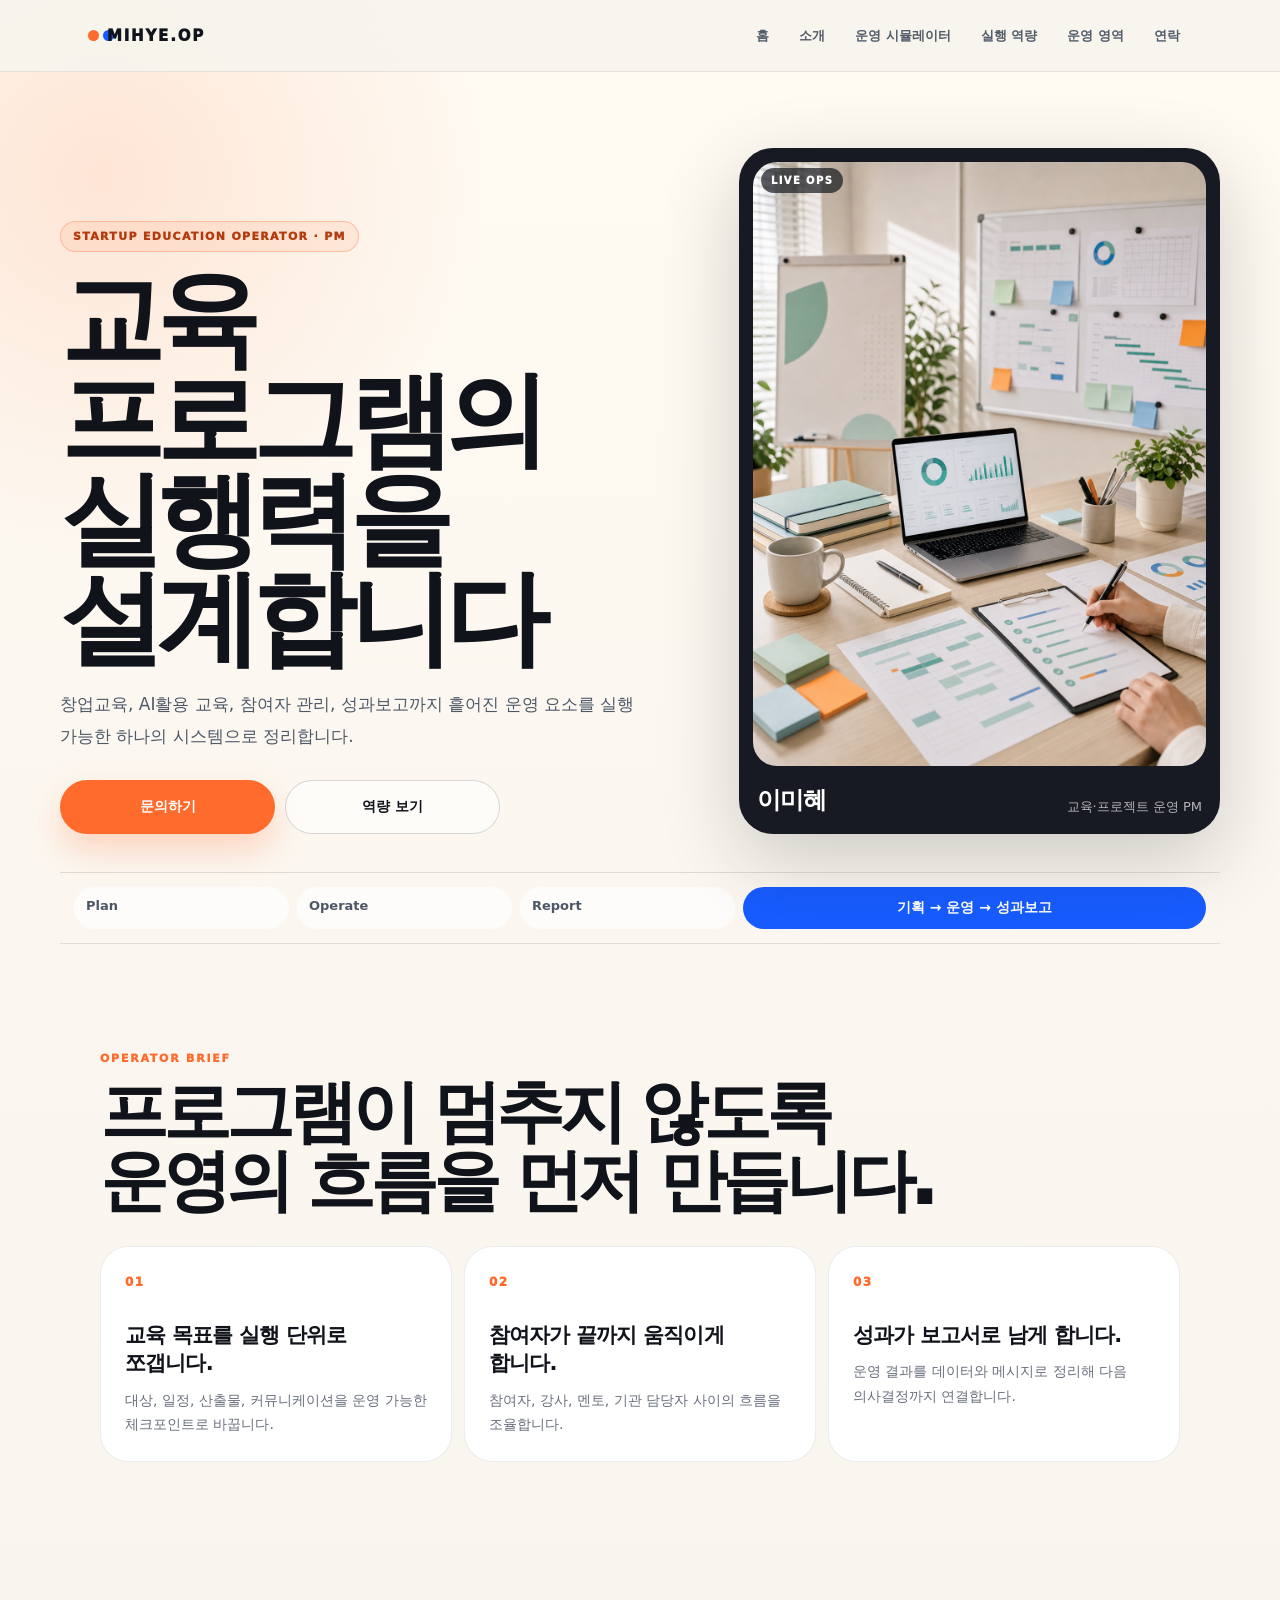
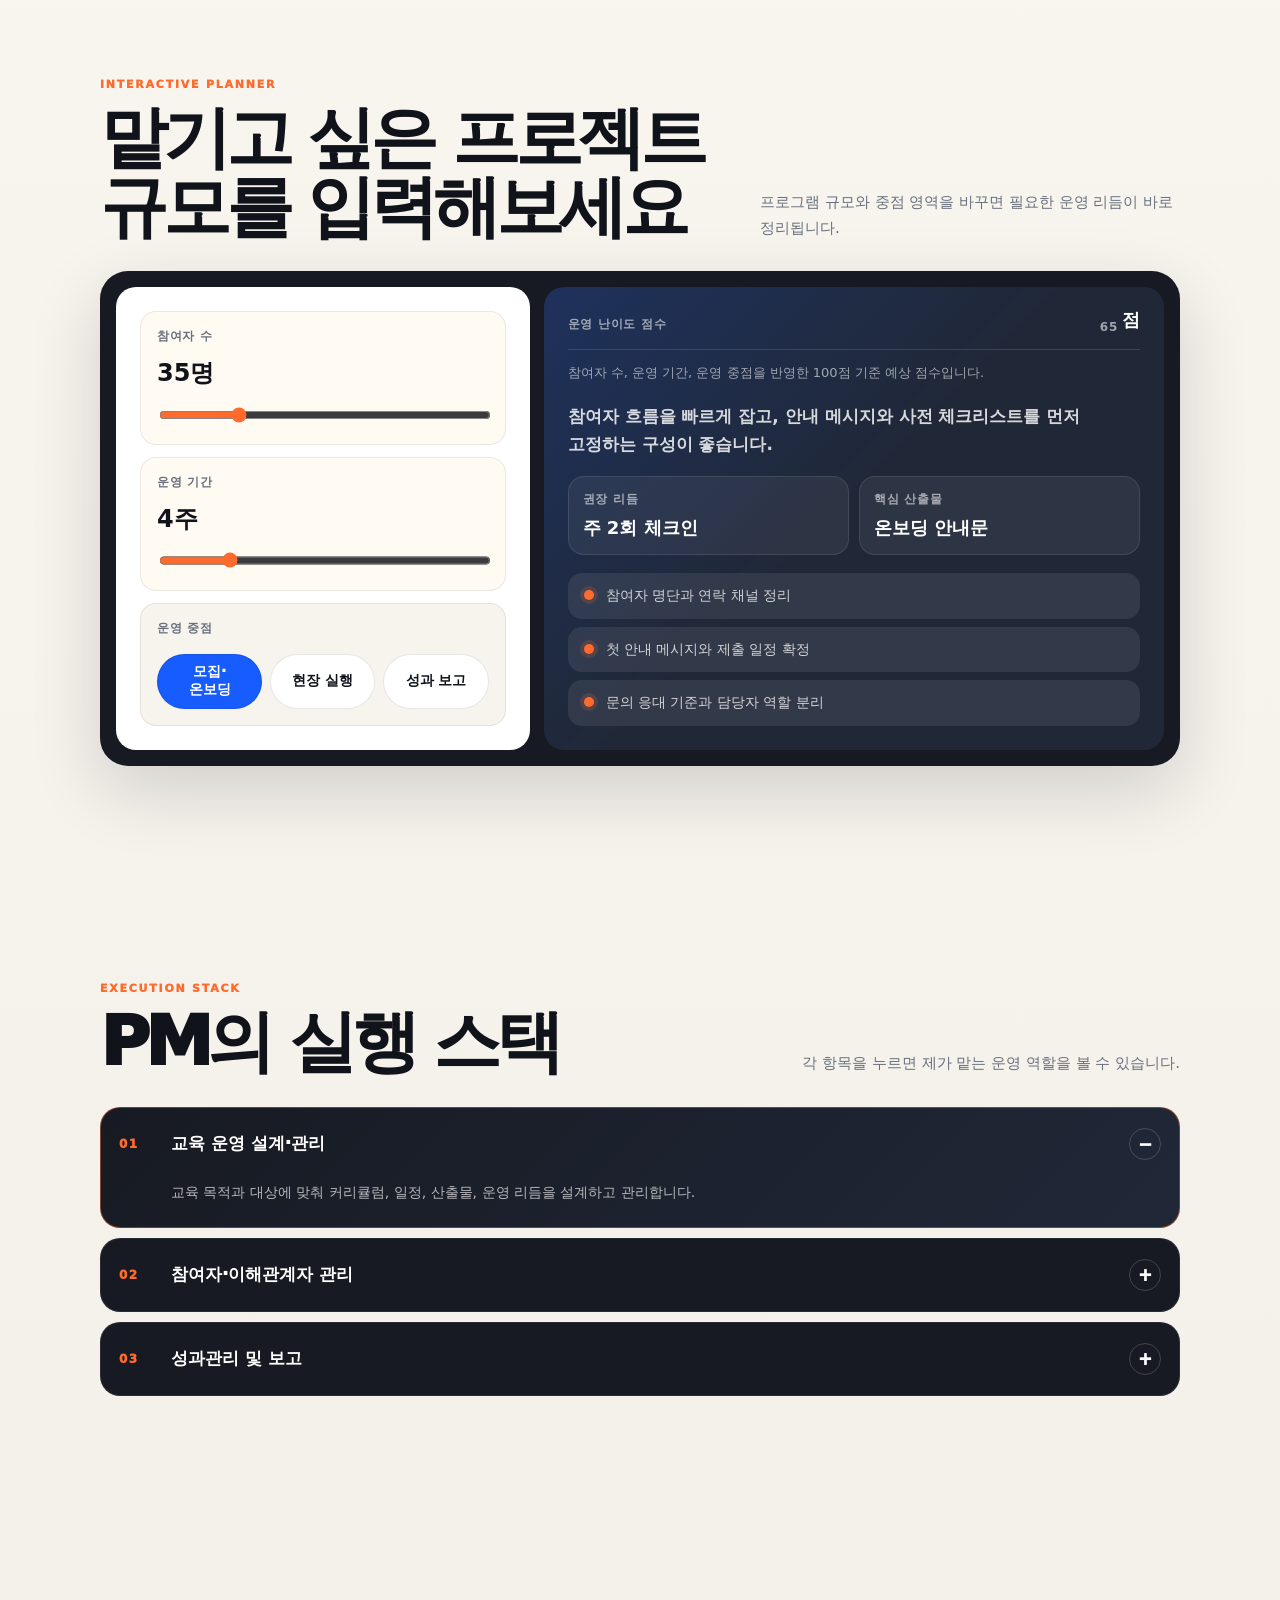
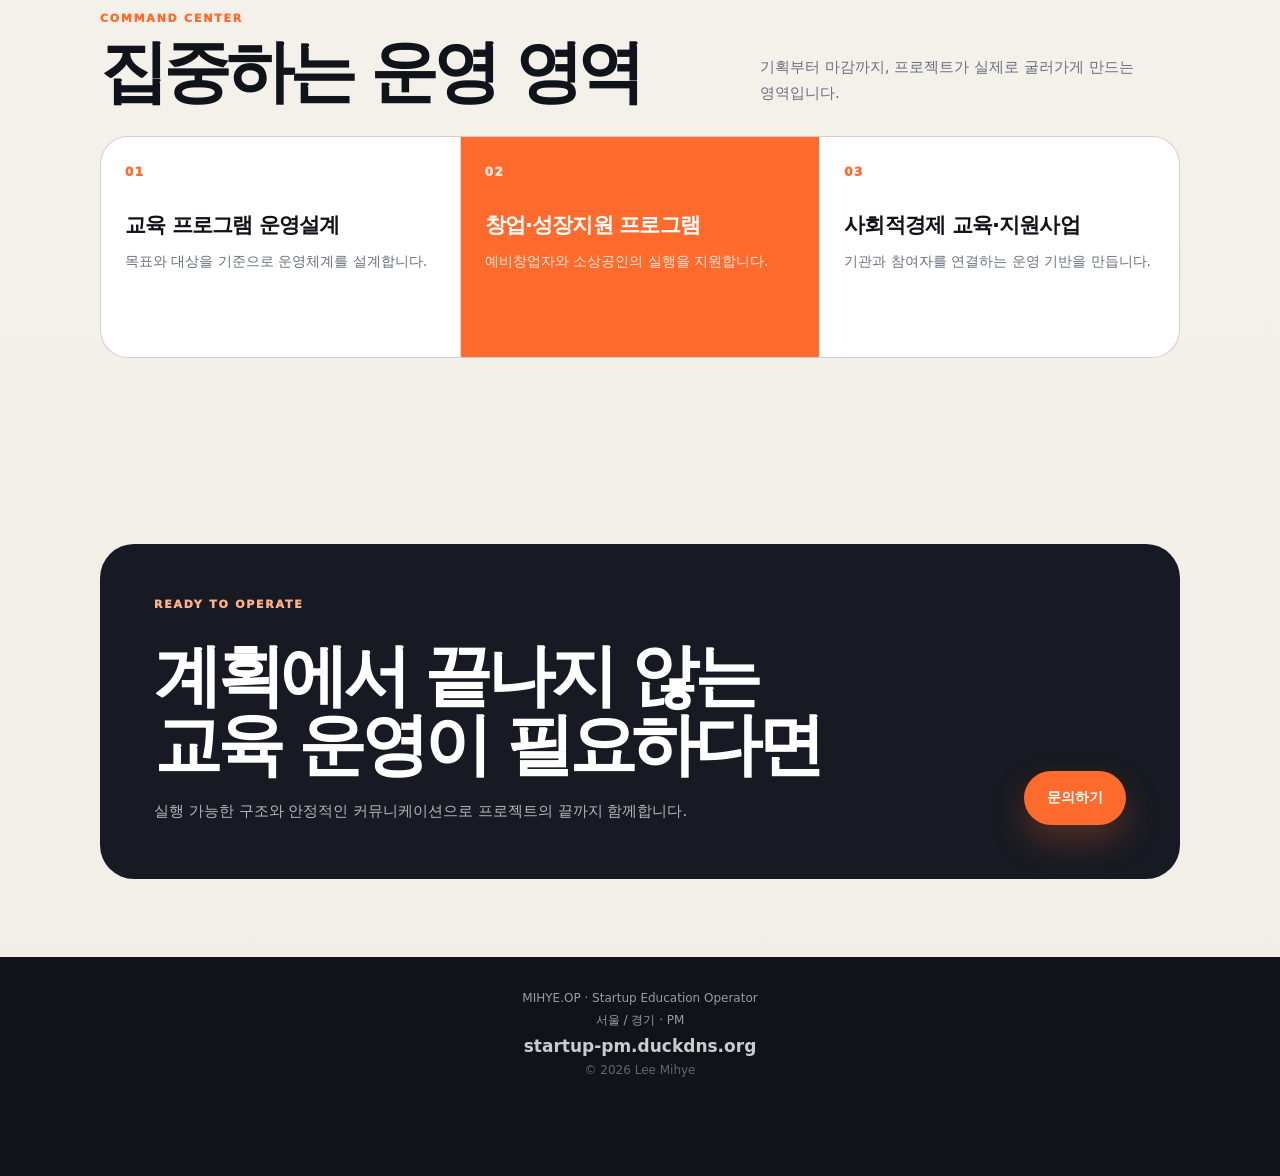
<file: index.html>
<!doctype html>
<html lang="ko">
  <head>
    <meta charset="utf-8" />
    <meta name="viewport" content="width=device-width, initial-scale=1" />
    <title>이미혜 | Startup Education Operator</title>
    <meta
      name="description"
      content="교육 프로그램의 실행력을 설계하고 창업교육, AI활용, 참여자 관리, 성과보고까지 연결하는 운영 PM 이미혜의 디지털 명함입니다."
    />
    <meta name="robots" content="index, follow" />
    <link rel="canonical" href="https://dlalgp75-del.github.io/" />

    <meta property="og:title" content="이미혜 | Startup Education Operator" />
    <meta
      property="og:description"
      content="교육 프로그램의 실행력을 설계하는 교육·프로젝트 운영 PM입니다."
    />
    <meta property="og:type" content="profile" />
    <meta property="og:url" content="https://dlalgp75-del.github.io/" />
    <meta property="og:image" content="https://dlalgp75-del.github.io/assets/operations-profile.png" />
    <meta property="og:image:alt" content="교육·프로젝트 운영 PM의 운영 데스크 이미지" />

    <meta name="theme-color" content="#ff6b2c" />
    <link rel="icon" href="assets/favicon.svg" type="image/svg+xml" />
    <link rel="alternate icon" href="assets/favicon.svg" />

    <!-- 네이버 서치어드바이저 소유확인 meta 태그 -->
    <meta name="naver-site-verification" content="129de9b3746210fc7289e3634376429705ed13fb" />
    <!-- Google Search Console 소유확인 meta 태그 -->
    <meta name="google-site-verification" content="pOW8iEsNXbfa50IV0wACJZrqxTkTw2-eVCMSi6U2Gq4" />

    <link rel="stylesheet" href="style.css" />
    <script src="script.js" defer></script>
  </head>
  <body>
    <header class="site-header">
      <div class="nav-shell">
        <a class="wordmark" href="#hero" aria-label="이미혜 프로필 홈">MIHYE.OP</a>
        <button class="menu-button" type="button" aria-expanded="false" aria-controls="site-nav">메뉴</button>
        <nav class="site-nav" id="site-nav" aria-label="주요 메뉴">
          <a href="#hero">홈</a>
          <a href="#profile">소개</a>
          <a href="#ops-simulator">운영 시뮬레이터</a>
          <a href="#expertise">실행 역량</a>
          <a href="#work">운영 영역</a>
          <a href="#contact">연락</a>
        </nav>
      </div>
    </header>

    <main>
      <section class="hero" id="hero" aria-labelledby="hero-title">
        <div class="hero-inner">
          <div class="hero-copy">
            <p class="hero-label">Startup Education Operator · PM</p>
            <h1 id="hero-title">교육 프로그램의<br />실행력을 설계합니다</h1>
            <p class="hero-lead">
              창업교육, AI활용 교육, 참여자 관리, 성과보고까지 흩어진 운영 요소를
              실행 가능한 하나의 시스템으로 정리합니다.
            </p>
            <div class="hero-actions">
              <a class="button button-primary" href="mailto:dlalgp75@gmail.com">문의하기</a>
              <a class="button button-outline" href="#expertise">역량 보기</a>
            </div>
          </div>

          <div class="operator-card" aria-label="이미혜 운영 PM 프로필">
            <div class="photo-panel">
              <img
                src="assets/operations-profile.png"
                alt="교육 프로그램 운영을 위한 노트북, 일정표, 체크리스트가 놓인 운영 데스크"
                width="600"
                height="800"
              />
            </div>
            <div class="operator-meta">
              <p class="profile-name">이미혜</p>
              <p>교육·프로젝트 운영 PM</p>
            </div>
          </div>
        </div>

        <div class="command-strip" aria-label="운영 프로세스 요약">
          <span>Plan</span>
          <span>Operate</span>
          <span>Report</span>
          <strong>기획 → 운영 → 성과보고</strong>
        </div>
      </section>

      <section class="profile section" id="profile" aria-labelledby="profile-title">
        <div class="section-heading">
          <p class="eyebrow">Operator Brief</p>
          <h2 id="profile-title">프로그램이 멈추지 않도록<br />운영의 흐름을 먼저 만듭니다.</h2>
        </div>
        <div class="brief-grid">
          <article>
            <span>01</span>
            <h3>교육 목표를 실행 단위로 쪼갭니다.</h3>
            <p>대상, 일정, 산출물, 커뮤니케이션을 운영 가능한 체크포인트로 바꿉니다.</p>
          </article>
          <article>
            <span>02</span>
            <h3>참여자가 끝까지 움직이게 합니다.</h3>
            <p>참여자, 강사, 멘토, 기관 담당자 사이의 흐름을 조율합니다.</p>
          </article>
          <article>
            <span>03</span>
            <h3>성과가 보고서로 남게 합니다.</h3>
            <p>운영 결과를 데이터와 메시지로 정리해 다음 의사결정까지 연결합니다.</p>
          </article>
        </div>
      </section>

      <section class="ops-simulator section" id="ops-simulator" aria-labelledby="ops-simulator-title">
        <div class="section-heading section-heading-split">
          <div>
            <p class="eyebrow">Interactive Planner</p>
            <h2 id="ops-simulator-title">맡기고 싶은 프로젝트 규모를 입력해보세요</h2>
          </div>
          <p class="section-description">프로그램 규모와 중점 영역을 바꾸면 필요한 운영 리듬이 바로 정리됩니다.</p>
        </div>

        <div class="simulator-panel" data-ops-simulator>
          <div class="simulator-controls" aria-label="운영 조건 선택">
            <label class="range-control" for="participant-count">
              <span>참여자 수</span>
              <strong><output for="participant-count" data-participant-output>35명</output></strong>
              <input id="participant-count" type="range" min="10" max="120" value="35" step="5" data-participant-range />
            </label>

            <label class="range-control" for="program-weeks">
              <span>운영 기간</span>
              <strong><output for="program-weeks" data-week-output>4주</output></strong>
              <input id="program-weeks" type="range" min="2" max="12" value="4" step="1" data-week-range />
            </label>

            <div class="focus-control" role="group" aria-label="운영 중점 선택">
              <p>운영 중점</p>
              <button class="is-active" type="button" data-focus-option="launch" aria-pressed="true">모집·온보딩</button>
              <button type="button" data-focus-option="live" aria-pressed="false">현장 실행</button>
              <button type="button" data-focus-option="report" aria-pressed="false">성과 보고</button>
            </div>
          </div>

          <div class="simulator-result" aria-live="polite">
            <div class="result-score">
              <span>운영 난이도 점수</span>
              <strong><span data-ops-score>62</span><small>점</small></strong>
            </div>
            <p class="result-note">참여자 수, 운영 기간, 운영 중점을 반영한 100점 기준 예상 점수입니다.</p>
            <p class="result-message" data-ops-message>
              참여자 흐름을 빠르게 잡고, 안내 메시지와 사전 체크리스트를 먼저 고정하는 구성이 좋습니다.
            </p>
            <div class="result-grid">
              <article>
                <span>권장 리듬</span>
                <strong data-ops-rhythm>주 2회 체크인</strong>
              </article>
              <article>
                <span>핵심 산출물</span>
                <strong data-ops-deliverable>온보딩 안내문</strong>
              </article>
            </div>
            <ul class="ops-checklist" data-ops-checklist>
              <li>참여자 명단과 연락 채널 정리</li>
              <li>첫 안내 메시지와 제출 일정 확정</li>
              <li>문의 응대 기준과 담당자 역할 분리</li>
            </ul>
          </div>
        </div>
      </section>

      <section class="expertise section" id="expertise" aria-labelledby="expertise-title">
        <div class="section-heading section-heading-split">
          <div>
            <p class="eyebrow">Execution Stack</p>
            <h2 id="expertise-title">PM의 실행 스택</h2>
          </div>
          <p class="section-description">각 항목을 누르면 제가 맡는 운영 역할을 볼 수 있습니다.</p>
        </div>

        <div class="accordion" data-accordion>
          <article class="accordion-item is-open">
            <h3>
              <button type="button" aria-expanded="true">
                <span class="index">01</span>
                <span>교육 운영 설계·관리</span>
                <span class="toggle" aria-hidden="true">−</span>
              </button>
            </h3>
            <div class="accordion-panel">
              <p>교육 목적과 대상에 맞춰 커리큘럼, 일정, 산출물, 운영 리듬을 설계하고 관리합니다.</p>
            </div>
          </article>
          <article class="accordion-item">
            <h3>
              <button type="button" aria-expanded="false">
                <span class="index">02</span>
                <span>참여자·이해관계자 관리</span>
                <span class="toggle" aria-hidden="true">+</span>
              </button>
            </h3>
            <div class="accordion-panel" hidden>
              <p>교육생, 강사, 멘토, 기관 담당자의 커뮤니케이션과 진행 상태를 정리합니다.</p>
            </div>
          </article>
          <article class="accordion-item">
            <h3>
              <button type="button" aria-expanded="false">
                <span class="index">03</span>
                <span>성과관리 및 보고</span>
                <span class="toggle" aria-hidden="true">+</span>
              </button>
            </h3>
            <div class="accordion-panel" hidden>
              <p>운영 성과를 데이터, 사례, 메시지로 구조화해 보고서까지 완성합니다.</p>
            </div>
          </article>
        </div>
      </section>

      <section class="work section" id="work" aria-labelledby="work-title">
        <div class="section-heading section-heading-split">
          <div>
            <p class="eyebrow">Command Center</p>
            <h2 id="work-title">집중하는 운영 영역</h2>
          </div>
          <p class="section-description">기획부터 마감까지, 프로젝트가 실제로 굴러가게 만드는 영역입니다.</p>
        </div>
        <div class="work-grid">
          <article>
            <span>01</span>
            <h3>교육 프로그램 운영설계</h3>
            <p>목표와 대상을 기준으로 운영체계를 설계합니다.</p>
          </article>
          <article>
            <span>02</span>
            <h3>창업·성장지원 프로그램</h3>
            <p>예비창업자와 소상공인의 실행을 지원합니다.</p>
          </article>
          <article>
            <span>03</span>
            <h3>사회적경제 교육·지원사업</h3>
            <p>기관과 참여자를 연결하는 운영 기반을 만듭니다.</p>
          </article>
        </div>
      </section>

      <section class="contact" id="contact" aria-labelledby="contact-title">
        <div class="contact-inner">
          <p class="eyebrow">Ready To Operate</p>
          <h2 id="contact-title">계획에서 끝나지 않는<br />교육 운영이 필요하다면</h2>
          <p>실행 가능한 구조와 안정적인 커뮤니케이션으로 프로젝트의 끝까지 함께합니다.</p>
          <a class="button button-primary" href="mailto:dlalgp75@gmail.com">문의하기</a>
        </div>
      </section>
    </main>

    <footer>
      <p>MIHYE.OP · Startup Education Operator</p>
      <p>서울 / 경기 · PM</p>
      <p><a class="footer-link" href="https://startup-pm.duckdns.org/">startup-pm.duckdns.org</a></p>
      <p class="copyright">© <span id="year"></span> Lee Mihye</p>
    </footer>

    <button class="top-button" type="button" aria-label="페이지 맨 위로">위로</button>
  </body>
</html>
</file>
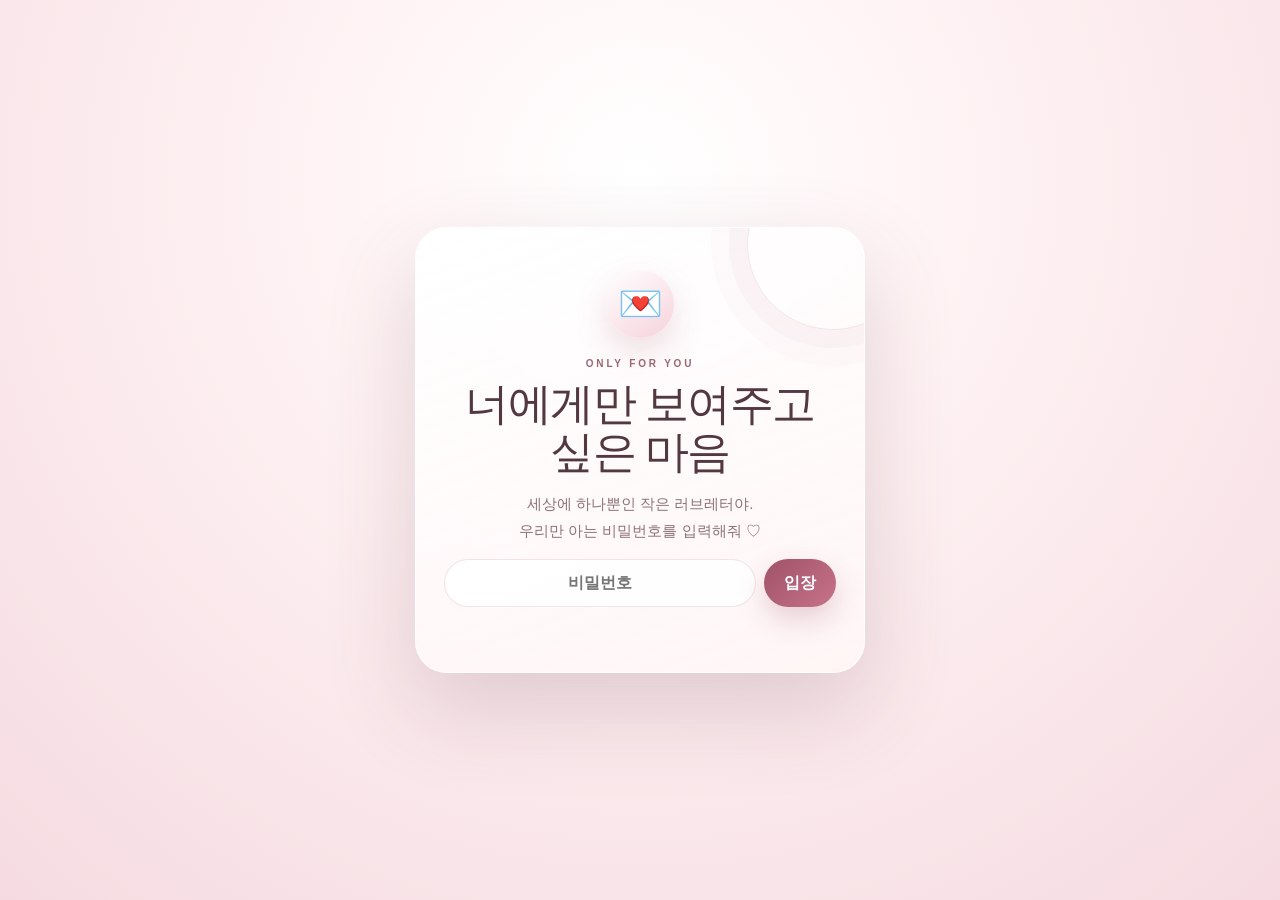
<file: love-letter/index.html>
<!doctype html><html lang="ko"><head><meta charset="utf-8"><meta name="viewport" content="width=device-width,initial-scale=1"><title>우리 둘만의 러브레터 💌</title><style>html,body{margin:0;height:100%;display:grid;place-items:center;background:#fff5f7;font-family:system-ui,sans-serif;color:#6d4b55}.loading{text-align:center;padding:24px}.heart{font-size:44px;animation:b 1.2s infinite}@keyframes b{50%{transform:scale(1.12)}}small{display:block;margin-top:12px;color:#9a7680}</style></head><body><div class="loading"><div class="heart">💌</div><div>우리 둘만의 편지를 여는 중...</div><small>잠시 후 자동으로 열려요.</small></div><script>(async()=>{const p0='H4sIAJY9lGoC/+19a5MbRZbod35F0Q6PWlhSq54qtaxmDWMGdm1gsbkzrOESJanULayWhKR2u+npGwYawguewQw2bljbY3bMGGY9sQYaxtzx3huxP4WPLXXc/Qn3nJOZVZn1kNQeYjdid2ewrarKyjyZ5/3IrKOPNrr14UbP11aGq+2lR47iP1rb6yxX58525/CG7zWWHtG0o6v+0NPqK15/4A+rc2vDZt6dCx90vFW/Oneu5a/3uv3hnFbvdoZ+BxqutxrDlWrDP9eq+3m6yGmtTmvY8tr5Qd1r+1U9p4n38s3WsFrvnvP7sa6HK/6qn693292+1PuhZtm3fBmQVqM6N+h1h63mBrTuNFvLc1rDG3r5tX67OrcyHPYGiwsL3Z7fKfBmhXp3dWHY9+pnF5zzRb35s05p/Yn6cu3FE889//PO8X7t8UGr+tev1s7/9avrw789eep1p9z6+c/+Zl0fLP9kbbj66qC71q/7AHZvI99udc5GgPHqdX8wUGGpdxswpfFbd0c3P9y/usveGLaGbX9p/Om90e/vaqMPd0Z3Lo1v7Gij394d3b80unVxf/ue9m+//c2lowusJb4zGG6wX5q22O92h5v0U9Py+dry4qFms+k23Uo+3/N6fp+uG806XAOUi4ds02xaNlytrg39xuKhslFySo1K0EO/O/AXD/meWyxbFXaZb3h9eLPu2s2SLe4Nus0h9u27PvYNSwCvNfVGueGHnQ1WvEZ3fbGoGUbvvObY8Fd/uebN67qRc/RcycgVdCsrtfeafn7Y7S36nXPzdOH1fQ8AB+rD+7li73y2wtvVusNhdzWxKXtEranvLfr7sc1a93x+0Hqj1VlerHX7Db8PLc+zh8gCuVq3sbG56vWXW53FYoXodlEvFg9XVvzW8sqQ/UZCbbZhWiutRsPvVGpAQ8v97lqnsXjO688jErIVIll+DeuerTSBePNNb7XV3ljMe71eG5ZwYzD0V3NPIPmc9Oqn6PIpaJebO4YNtFM/1X7WHa606tqzfncuN/dsd9jVTnmdgfY3L8DlSa+9vNbhTeZyx/rAXbkBPM4P/H6ryeZVW4Ol6ORand7aMDf0zw9xmTYRmsVWZwXaDeV2m2xZYPL5db92tgWr7vXyKzD5Ni4A48RFYJvOoAcddYaVYXetvpL36sNWt7O46nVavbW2hxe8W1jRxcWa3+z2/U3OwItzc5Ved9CiV5qt836jQmhbzBuwvL1uC1r18/45aDpY7HQ7vrzEfa+BQmQZ/4UG8/VWvw5L5Q013T2Mf3JEYYZdzOllK2cU7VzBLmZzEsyaYR3O5tI7co3DmmEHHdk5wyjnDNPMFVw70pE9sSMLIHIDiCwjZ+g6QFXMFcwoROXDQCKtNkx8sdZe68/rwDBZtoSHgFo2g/Xq+7i85/w06nwDyK3hn1802MuFQd3v+OHrXm3QbQPn8xUvVhqtQa/tbSwu91uNCvwCed0CMhwswnsATaXnNRrILyC06zAH4OAjGiNrwazZLCw73KcWZqwF48VsttLtefXWcAPGPNcatGqtNl5wHkpCOq0P0M0qozeYtv8LgiDLHrEJ8V61gmUMNN8b+LngPeleOCLdlNemgLR7zt8U4OkyePSz7Ufh89aGXQk+BJd36W/4tX53nRgMRY2/qOu985W2P8TXBzgGLGbBMPxVRUaQNM5WmOwRog2JgAmOdYZht1jk0krPrRi5HpdVJDKLW+zupixpfuZ3oYGXmzvdWvUHIEbWtRe6wKVzORIRSud2schBOmTXLcMqR6HOF4qm7a8KCKQ51tveam/eAnBzevHcOgh2xBLqhLygzULRis4OiAZgNmL9mNiPC93YVkI3brQbaCTwuVaTF97GhVdedhPWfOsR9nK7Wz8Ltknf9zubidKpGPCWWZydbwxQQrL8QoC8figtdMtu+Ms5rrXxX7/uN1NIPIma2b2t2CQKax288hubB2Q8uau612/kCq+v+QOEhF82Wx2Qd/h7kwmh1VZnvmwgwmxS0Khm8h5ojI5YDVmAB1KV/ym4TrbC9Q7wigYCqtXQ4s3K1Oy8MCq4iKEL8X4eV3VtsIgUFJ1GFFaLwSrwhMSrGSjH6GX2HpjB/aFEUpYDyFTJzw0a4yCJ5Fzk5GxZgUwvoC2YR0Eh6KjZ9s9Xlr0e61A81khvbwLQzIoGHGJDEFKxBWPrgeSVlZcbCctrepEFKpfLMBMxd2QhTS/Bne7akCw5JoBjaIzIopiVE5mcMCrEOGAHEjckgDKJQ0zGIb7veuVG7lCj7DRcU5hYOD8FrjLCtdYfwDNO3DJUIAUH3rJPK8rFAtqmFUmQksCWxIgJl3ysmmnXnUZcJLMBFDaRR7Bo2mIVkO40w0FKs/B2TLNHDMwttePFRa8JkwqNqR8++UyypwIF32cyD8ipgrOyxKQimkHSAzRd1wmmy1jQtHK64eZ0ywVj3cxKaq/fHYJOBmMe0CNQP2x1NmJsYxoxtiG4wFpcJVsRDEQ04AolJsyAlvJAiUD8TXQa/a2/[base64]/[base64]/yOh3jQD9nl5yXV1GvxFDf1GRJzL6jR8Tr7MhM1zhh0Nm4GAwb2q97/[base64]/r+pmQgk7CNmQWC5A3bd7yoxubktbo2aNXzAzCl1gYi9khxFkSkFjqa5CDgX0RBi/hX5bW1gQh5ky3IWRHdCDQgCDSFS7f4cPWVVk92lY0QWLfk2GDjRpRysWkmaWKrYTVqE42XMroW5FGxkVf8dm9T7tzxrJptqrbFlO5M1RoyZrCG2Fove+2239+gFcwV+qDhu51BjCPROywzjgTxKbDvGudWIlwmgEJthbFtFyGZSt+FgU/RUjSTG5txJ0s1lNFRUF9hcQ6EjKtutxhapCT0CTh+g1kBTA7Ja7CpyHP8Kw900kPpiFHetdXOAORND6zteSMHy4KKpJjTm/1slujLIF7oddtev9tqbEZtuMC1RGqhvywjbubGBL+t6P2SmwN5ZXPHI0kM6psxdySvFxxySAo9I/7U4I/M+COdP7IS+jQkF6e30h128+SObHqDHmAG5gOALVoLZlRvyq5BPF2QZnc3G37Jr1FMyPDBkpkaa0pYmRBIrbW6PCEAnJblqL2GM2u2QKrgFAIgyPiU+y+seIM8XdNIol0NgyJpDfltmstKtw1LtpnUv/[base64]/eVR2RhqtwLY263BMELzHo+9CSPICY0gSdvRMksdI/eG3aJcjMdUqVvZGiKiApurP4wEQeOuLxmJEfVmNAMz0XHBfDGi4sZWIdJqm7x5w3GarkkKve8PeUwhtBrJFwogQm2ouykQhahpeIMVH6wx36u5dTN0sx3LaU7mZ9vNzizCOO1JwX8loGkSJ9Vay7Hon+Mksl08+uemRP/4mL1Wu62sFXYiUN3qEAZI6STZrkJXOLbpWOEKo1xKjUnH7PWA+5b7/mCQ6G+jp8wnSXEuJKiUfGjghNvJqU7mosZouZRgXE8Lqccx70RFNAXQrCCAZpGEZgG0rUKjO+RyphTGCUqJYQJ57Rv1erFuq162PaDuRNaVWx/lhDlE2K7RLNXdIOwlin1wbcA4mAUVVmk6KoxKRJyaZdkzJwM/AVmEq5xOcdWHCk+I+B+ujjo1FnNIHbMYDjhzPCIygtZitmzcEHRD0losRoVQxFg4pJd1S7cSAsMoGRhVWXbOtHIm2vOlIO/KxEUEgUGmNXHJODP7TbfphUHWguXKZpajiBiwwL3h0ziUxqxuDVZzHaTYQE4uhK02myC+N5OjtudWwohgVuMugoSI4pZuH94MwXK2ht3krvK6LvWmF4ygu1IRPQ6pS75cC49p+7/eGd/YHd+5MLpzcfT+bQ3+jD6/r42+2x5f3967f6+gjT+5P/ruggatRv98Hxpq42vvwoX25KlTozuXtPFbd8effrl/dXe8fV0b79we3dzRRt/s7u1egHujD7a1ve+/gLfoxavv7X19Sdv79u54+yvtsQW5pqQFJgFbXPYrnriSWi89lpBSSaxVEdVCOXEZSXcl5bqSiER0XkwQUnKlTVhowwY8Q7V69LM6p8+9sjlb8r7cdDXgR8zfl/2mZhv0u2n5ZQ1ZauIQQYEUD8aC4AmCsfg7TP8aFvn6UkyKbpC8y+vYFjVjHoswphdNhQVOuouVUiDtLSMbv1vMaqWpM2BYYlCabjgB+i1NwIhOgG4w34vNgMvsvG4dbBKG7uT0UilXMJ1s/O60SRhTMO0UBaa9psUx3bSaumbZ+Lvm+017CqaNGKZNU8oDsotgJYo8cQvIjNrqExeiSBVmRhG8KyNciPAuLoQxDUoFm44MpCPRG/crOLrsg4BpWawYzgFlYFjZ+N1pYJpT8GUH+LICfPnlRh2L8uC365eb5hR8mQmcKS0Fu+BL4Qp0uYcPxHiAFHgX1sDNxu9Oo1kziqoE+AQ9OQqujIPgykBoSjnDLMokJd2dBqc1sxR1mzWGK9tvNGUp6k/BlRXnrTjZJvCWfoCF0MsuiBIDpuxIRCvfnWEhIrxVloEsSwRlK/iyDsRbZcCMCVRUBjDNbPzuNDDtabxlh7LQZviqY9Ua5y3E1zTesuP4cuWlcGV82Q9PuzRr+GMr4lC6O8NaRFAm85gpywA9IKvyQUA0geFtVFKIrkD/SnengejMLArtZkmIQsuvBaLQnaq6nAOIQifkrgOpBBR8TgkI1GD10bG7M6xDRBzK6tVS1KurkFTpIHCCDoUXcoZRklWXdDeAU006La+1Gr4am4on6Cal9DASFEkA8lBZnjLmFCsz5FRe0/FK5qRUWVBQrELJIpMTAwilGUPBdnZioY4jIsHFUjae5EsIayQkYRKz9lKDmAuBDtCdbW28fWv/7RvptXOidA7/DSIEAZAYTSjPGHopmSKRVTLihYsMNcWELGa0bLyIZeOBY1k24nMNcyxpsx7du7L3f+6DnzinvN1r1c8m5EZ4UCBkI/wZhjjSy4cFPbGdIQOV7icQOVuHRCrHgitG5HZAB5Fh1G0sKdWuhgj0Tk4aJ9WkBDuYwPKxSznHphSGkEjeOT8v0qtKilu3SlZTwvtWAcQJyuh444m1M2WwjEvmjHwXWSEeahZxdMcIs8aLofgoplX9SnsZ1FB3AJtXqrmBJ9/z+mfb/sOEdRLmwhMJAS54YCm0Qw1QlLYJasPNSjGf4XqrA0BoRmpdKQErxX/4G0F9acBqRiVaOSqHfig5bMvty3YloQg1DO/[base64]/GsXClSIE8lKdRWa3s1wNw06uCpMt/[base64]/tQpL5M1LWhod/6zY3y02c7LVYbVe8nrxYi+G2PTdKEW5GAS3NLH9mwbhWexbELXglrIRwSjxNgm7ChDSrcQq/[base64]/iDf9xtrdb+RX+3ydBZeZjcf22SVnvmav+KdawFzo+HwaGsVz7jwOsMtxr45iQNyEkHnlB2oUlYYNZTcS7jFKhfWW+R4HjW0fiOvgYQRCcQq/k976plnj53Qnjh+7MXTzzz14gnt1NPHXjiuHf/pM6efee5Z3oYn/CKHTKzTWQ+lutm0jUoeptvvbyweqrm2X8JjJ2rttcEKiE2nXmvgERIwIW+V6x8nPOthudtu4KESnkFvNXy/BxrYNJqmA5fLbW8wSA47SIgJD21QBLbrl/16eP5APFOZcDYBh0vYmTxDSNZBmGDnjaTB+B1Nm3AugX0YpKN8nEDg2bnqKQB6+XA2N0OPrgM9lpQDCqycYeq0lTZ+QMGMMEKvIjyKabMi/AEL1bETzk4IekwN5deaxabBYo1l3/RdzeKhfFOE8isSHhkm0hO9yT5AYvghDI8YpmT/[base64]/lGOtcjSGph1B3zOS7FoDUssVGANWLA1oXVLC+r7sqGzGFaVPNAmcGwUisiJBz3cLjPut/B8GC93+qlltDY0kYwUPo5U2wEY6GE5BM91O01T/RBomunaBjt5Om53Nwpf7nr8ztzOTTGsZ4jsqdLiueIA3+ABmwnYQ9x3qJyl8RwolxzMqHC5MeuG8nrE8LPyoiSAWHTsRVOdDeXfFskjINaDQd+KUe/yFVkhZKtDinnN6hrPG/DcmMjSrcFz5Tk4ooyXMRlxeTylIch37KU26d8cVGnCg3NtlJZa2KJyQEqDDDXySpC0nlocpnGQWZslVlmuGzL0gRTrpjfMNyEKZuz1WHMnKh3YCyDFRSYRjZNzE6udHgYJLvBlHm1je66TNrb9gGmbB54ynoZxrJQaGMwzT7AlK2HxbLJLa1AZ5g6V3ACy/YBCNs6OJYnKYfSrDn3vwzLRNgGHbDFsHwQXrYfgrANqgnSrXIcy055xrz1gbDsED+HvKy7dg6licFKPyYZBhMT0wcBwjSoeq1gJdJ1/NSimYwgDMkYvHxNK/ICKVszWdVNo+brSinALKcA5RS/PKf48AhTo9/t5RUNR8c+iI2S6U1iR/hMPStl5pT01Eq/[base64]/ryJp24BmrHkuYUDGJv0qMvw5eaEIIldnQxQIMfobIVsIsZmNFFoSQNt3EcArWHjECbp4px05aoBhsatXEDCc9qbUpeb0Uyc5GPS/HyaGqhukXisEBJsq+ZyP5/Caxu1yKzrszMGcCP0/k14TYgZ24fTREJWhnlDYunQcinXQ0C+XXLB9W5FC9WXLdZjZp+7kkCOiI2rITOcVoMrOXsrFDgyacVaEeTRE/[base64]/D+q4JzCMtiLCGUT/[base64]/ZmOUiT6DWNsSYW2k3WJPdvBqK6bTahVDPUlEIBDNlyh6ATcGRzckmzEgO8Jzj2qvmK0d6qJsosJh7Sox6NJx+kZNj9iL+wovBmB6CAeEVUnBA6RSGSggUG2kZu8W5dvrdaUw13iJgkGOcoY20EXPLYI/MgftgRFTCAhCxatcDOxGZ1YZ7iCXNxuzKPhlw0mOh1E5fgZ0d0K+r6bKlRIr7abgJpy0uk1E70mvmmg5Ou+g0fSNIt+iW/[base64]/Y67STy8YzrSZhXTTdhgoIN7juwGaKetFHHAxGk4jImIoRgdzBdJkOkSGZRwRwbm6vRiNqkr+Ywcpul06eibomVademwDKliZ5J/MHucIBYmsMA9sLJp2JFBiCuXiacn53Vhi+YtY8YDlBl5KiZnKeeCP1AsyahRDqxJNussRp+l9PAR6Gdm2umyKxw5eYbn0uVU+ixBNjpnnGJ8U114+dRer2Q36NReSc5QiaH08RcbfR5MUhWDSIx8Hs6MNpFq5MJK4E4A';const p1='i21iF+Qnn1YzPXb8MMSoK9RoMEu8ZMaCwsyDUxw/LDopk6yNna0TJrPle7Md/[base64]/I2w5QTOZNrIVPSRsb0tJF0modUaDw9PZCo7uVcXJn8bIzlB7ux3LpddIwEaaT2U4qiGrFkhd6ZSekhhx+KEz3UedomzK3IoVSThaeVYk/rxelLS01msJNAFXOg8Ngo5Qincs2t68r5T/LjctOuRVUH/t+SMzPokemGojrUal51rVHsWgFbAbMDItFeoBwAf38FiL6Rxy+5RbzzXPIzbrSnPCUVJocpZEM6PmDCRtaG3/[base64]/UlPCNs9M3u+Nrd8e8e7H1zSxu//934xgVtdOfi+AaMAm3Faz0xxGCtNrc03r4/fvtN6ETbv7ozemtn9H8vj2/c18Y3P6TXpU9ajq8+KByt9fl3L+lQsqvbo/euaKPvt0f3Loy+vri/c3/0+QN4953Rrc/xrLLbOxrImKMLvaQZihx4sE7wmDLz0sc4n8HrOY3tMOzBa+vA2nNkL+E+rrY/hPvdZnNOk+RcdU6GiKOcNj1W5wC28c3PFZDl8VlMRwIA5JwYnj2DFaMuji6w62BmaYiUP2HEyAfvnBQ3GHCgVmF+oJyHMhlLvfIfj6gwBrI4CuMP13+v7f/6/vjOhyGcEarm272TOEIjQQDEimLYZYFZ3TlciUjpYN9KvuGjHigYAxo5kYlmGI4J2jIbzzAPRzcwR8fTCzoNeOdhB2RqxgiOnNTdw1GLOD6m+2NMUrfCQdWJlpIWtqTMkz5a67U4mfZ6QgjxfEkADBayacxm41+zDSpzkwhVUbEyU0htwlIDEl/XFKpPEWDHtFMnj504of3ti8dP0T6lJGGG4kxfAvmjBd/afRykli49j8itnduj93ZQRgEzjt66DpLuMsm9O9vjO9dHn8GNSxdG73/LxBAJrtFbu3v3Lmjwh0TAR79T5ORlPG1xfPPi3lf3Rh/disitiDYKPzrFOJrd+Du8Dt8IWZW/tuEPWHP4kSRXbnyIXw2+GpUsCT11uqyjTjepH5DK71+M9zIBV0HZg9Bv5/xn8Wpp70/3+TriwZRfwgJ99+Xou21Y1AIeVTm+BcvMVnV8+wII1f2r17nKGd/Y1ka7lwMVIEtHWb5xol16JJ2GVeI1kvVquENUJl0Pd3u3fdGKzDwVRUkUe+L46dPHX0ih04jizcm6NeiRVjFIRCNud6UzQEFH4tmdSH03L5IGFb0VHnlk/4O/H797CS7xwd7u9f2bF7XRdxdGb26DMh7/wyU8AJSOEL1zGTQ2Hvg5+sOf9z++SIeLXso9An3RAHcuATfhGPAPvgP9jr6+Ag1Hv9ohXf+7L0Yf3Sai/+ze3v2L4ytfavvvfT/6BrE7/uzS+ONdgGbv3ifU5B/eHl+jN8cXr+/d2x59sJ2DOWzvff02WQHvXyJyuPpg7/495D1+Qun+u9/ufyLGHL11C1+DLmEyVzSAafzpLgBC6/DW5b2vvkLWu3U/HGXv+0s4qw+2H8F/[base64]/SFjjSx/BzGl2l8MFCkiI9faP70MbhqhccBPW680Hyh0htwtagmaI6ElRc8HkTXDJmOWHC8gRt4GI3gU2kA68ZfMKRDYBO3Ec+Ts9CtujpOl5HbUdVmswgOj6SbwELffrbzWFfTlMo3fuE0w37wJqEa/j96+PaQHGn14BuQbdR0ZUZXhYzCGN+TRdRvXCpfHVd7TxtV2gqETlEBHsC1zq/Tjy1kyUt3JRSIqtIJdvgFGb6Nu8+IJ28rmTx589fYoBiaKV8fT4RiBrPrpNMjZqAITN3sdmxMX8kLB3f6UQjjgv+ft/ABmkgZQhVwa0+wSVqASVAHzC57/99qOvgkG+v0/cfHF79DmJpP3ru6Aq9z+4B/x8Gx2n398laXNtd3TrdkgToqcrv+GHmXFBhIYLTuHj3dGVKyj+kcevvYPc/tF1kAT8aGdgPKmvqfCryq7ZWgYuC7QhD1VoPV3FjxSnYrRJP3VOF+is0NFjaEhq/W47pFVt6NWokKI6V4z4XV//kwbu1vjOfU09yW3paGt1mQahUaFHrz2E9oRd0TYRPsnjQzb96E9k4128hGpyWywpCJLfEdsQdbG/[base64]/fGn8KxvS318f/+I62f+kSWfTgdn10WzbUIkMph0jyeCDeShnsh3f/d4Cl70Hz31O6nj5jcuqXhHmxTZ4j2ND08Ynf3NZ+uLAzdSY/XPiEvIHA0BG9gcnzwd39q1+MLoPHde8yhpGhl6dPnzzBHJ6L5AneQs9p9MEDsFoKGsYTeP883Mzi1mDLY8+jy1+CFwYwFn7EgIGVaMDKRcsPb8D+/OmXtGe0E8/9j+NhpIDCA4ojFXhQ5N6BE3H9VpJFi7gZ33oTif0axQRGd3eJCcDk276ew8UD/5ZZtvTJjwd/5FEA4RUxFx18XsDcNANXSjWlRkSk9JK6AFiXhpxw6U98zqy8bIl7zqQ4ydPFpBI9YWbv6JttxD0PGfAoBE6FxTlwocizu8X92tF7l/f+vDu+db+QbPEeENx/+i4C7lu7FCZnvjbqi9uJUPNZkT9KMZv3b1N0Bhb6ziUhsXjYC7r66Bb8h47gjwP3Dztv/r/7H6iQA9vt/XmHtFziQuMK391FAGF1eZyIeQ9049f3hT+PHCkcKOHr/yhAX/9ChRgGGr39OZE1hWuiABNbkKBhbEAu9cUd+g7Ox7sUcNr7+t7et3/UeOBFYIWFUiZC/iNKEztRmsj1inNT4uEnX9JOPHP69Inj2vMvPHfymVPHJbEh4oCaEBYsDTe++i/g0yZ6wTyWtUPmgkBwTnV8Afn7b92OZQVZxK6QGuaWP/uXKiLkwkXUq0tFHfRTyDhSXBBxe+nC+LsvMfYuvlREEaQ3b7BQn4YRSeJCjIXOQoXx4Y1weBFiVINwJHD2rzwIuYJW5t0r4ztvIld8LcUy96/eenhIzBASHnzF6PhbIBxuk3PPzLfRhzuE88tC+rFwnYj/ATQYacJ86gRQJsh5qUqT4vkYlsD5crYBhfIpAcZoTMPgmxJajIT3EIgfOaLvJLJUWLWQwlBB0SCZZDc5FyVx3Omnj2vPHv/Fae3Jp489f/r4C1KsSYqo8hSRJOYZKQIHPZ7IepSBQuMFo/Fv7ZLR9Cvk2R2BqyBbjmEqaAZMR+kq1HjcTfnVF/ju6NZtHoQlrR1bBixrJDOOhVhzPM0lkBPgI2JsStWHzNTkN5KyRl/vAHSj7y7sb98jUN+/TkmK+/c0sEEnZLslhOMFJiaVPLXAVlAexyDB62PsUgFE9WYxxbQdhl7RHr4swxLNiwXlgzw/BtdTB+F4UQb5zYS0uVy5xp0Fdu95fkvu/BR7BPIGqyhwgI93Rb62xT/1HPbwFHMnh60hOoziXR4AVroAD7DdXa/OYSUEglIB+Fq9WhfYBUxakEEVze/U+xu9IR56iaVYFa251m6zMpaKBs4cBtzxdHX+E+sOGESRegNVxlHFIpt2eJVQVBOri2l0hyIZvRTnVXj673E7PrOwjIIO855tLtJ53aHsWjGXUKiCxr55WRv94YvRR9c1VuIDT4Lim6Xx7x6M372EOg+lDOiJx7G3KmlNsuW++2R87S6Fjb/c5UUcIE+YLUQyqcDuXvjXP8llLHBFGYl//ZPk7eF3Ix6QpwcDga0w3v5q9M197pQFI4YhbJYiAmGFXpzivhVSqnjo3G1YXqJ3/EAjW50TlPycW2KQknj89MujC9Rq6ag4pjtYfdH86IJ4tJRaUJMy4qkgp7SE5g1m8v6e8mJ/eCcYNywvUt/QpCPMDz4wY9O5JcGve998BoL5zf0376YNzN/4i4Y9RvVJohxJqWhKGZa/8RCjLokYE1EN71xqLJ3hm6KsWQsRidB0Dtr06JEUXE+3cSK9Gwft3ThI7+ZBezcP0rt10N6tKBKlMF5SXaFynnssEkZnss+JyqL2xnFoHjUVRv+MRiQ3DtBTQ85OjnZhGC0MqD2Ftky0Nyn+FJdPKSG07kCU0uHPRBjf/6fUSJlanRecBo+J5z9rgdK9eXn0wSciu3shzO4tYEEkuBOf3qNSgFtXx1+9g5J8dOXeCA3qe1+M3v9idFkV2Gh336QyDLVfjO/8/f7OBe6Ukz8CdHBjd/+9++T/Qfdvv4luILwkXHbZEBDJ6HtXSFpTt5K2IPeBAnnjawTJlNpCViWLN+ebax2ikXles51ZG/i4ixCshUyF2faiiVbbeKYx32pkNzVwNdb6Ha3Rra+t+p1hYdkfHm/7+PMJ3qbCzw8OXgZLZn7gt8OXwWLzNnB3xLCLSC0M2q26X6hju6Df19f8/sYpvw2mZ7d/jPcQ7xtPR51vdqDvYX8jGKAJk4KmdW9YX5n3+3143GrOr7c6je56oQ5s0W372k9+ovGfhXWv38kqV/RWRfTXAcMK+tN46fs5r6+RazOoIswZdrpcJpuDZRmKe/Azw89Txvb1tT7u4qnqOc7tfqPa9NoDP6dRYcAJkBHhLXJ7TrdW/X6Vxg66CSuTq4STTHgDx5eKavlz6U7YANwD5TFc40OpbpU/lu7Ik2H1bbwNu8D3qVqN36XfNGJQOieGDG7gY1GKFkyHXcqjBUa+6Fpc4/uBm8EfBtdyD4r9zhsq97An2URX29AtbBKUcPDnwXXwEGtK5Id4jZCoVLvWAwHvP+udmw/[base64]/CK9jxo9gm2iU8k6bV91eBMIPFVpZXauY1GvE2gvODriXsS9CIZtWqkQXXbgBm60mkoPmUpVvrIOuHBERCpttptpYV1s6zeyE42M4/3wO5CuJmnj3lshB+oTw/NgQlAHoV5kt2CAqBTDaLS5UJIhQZub9zXnvNr85LsqZAt+iVTLYA/a0qk2UvVKsCkGAWmiThogvLZuw3wrlossgqoMH7JNv6VM1kwja1tf6AfUB+MO8G7275IGk3p3ck292U8mFfdg/rDqkaThoutgoKMExhhapXad4E7Tcg1RWCmYj8VRKT8zLjPBrKVUbUKICTGOWN9WrYFNYY99v8HHdw4WuGW8xpb6zEWzxNG4+wia67cne19SoNVeg2mwM/7Mm1QDivKM/CPmxH7mLVO/+L6klvuFLA8ymc3Bvr+dp63kGZ6p1/SXmykq+twBP57fOsAe1XnGc/PVD0QHCPYcfQy8bEFi/JhHl+KRitmJt/Y33ByObLdhYZ5PxR9qjVwU1vv+BPj7hFYI3zVbXfpYKdfdzB891/EYgKWgjaJFDAfQnV80cyvfOZivJg2O1VN9j9hNeCPdbVDN9knTmSOjO9mLezRzK4CVvhVXLuBtUzGVYRm8llxjdv7X1/GaxI/P0J2JpUPgBkvfMN3rl2d+/+rqifvfoAbo3+8Gfe6H9lXlEBlVmHjXSGwGq2u6DgVAjZcy7hs68kizmugo+v1vzGi/32/Fq/rYi8VbTxqqdAwnSW8eEvf4kCh+7OL+CH214We1Ffxi9Dvbww//hiqzNs58/8z4VXjry8kH0cVrV+Fu6fOZb/Oy//RjFffuVIdqEVUAW3AalL7XEtszIc9gaLC9S56Bu7XvARxgXqbiFzhNqf0V85knl8bbj66qC71q/71WVQRH0PTNqfiMBeVc9oi5oQEdHpK4pA4nbJZozyuGxOYnhLRn69uayaNonqYdCvV6PrDm/C5OHvJA0B657J0ixkXnoU+pEEe2APqfKV6m95rS0LqmAeaf+Tq+Mb99neDkl6BgYX5wi+Q7WawS2qUjt1RcRGScXki2oXsliyyiJOBlZ19Kg8GLw8LNT/ONSOC49pWBcY1hbf2IG5XRm/tbv/4XVt/83d0e//iDsvbjzgleHgJ1N4EXv+ELjuIncAWeSWonlUMApLo0CggWcNnvbo81vU5t3fwPJhnYX4XFCC5pGt2wLhvF8PVU+cEb31DmlRhRADh41FVJMUzko1aISfHRr63GEE4mmdC5d8hWHkWTS/M+QAgXBcUdY/KmMfz/zwyWeZRfj780zYjSRjJ0jHIgjHc+s0BHuBbdeqZvJ4YFesO9zBdar1Blg5ujFB6FrZLBfr4sVgr9dP1/r0b3W+dER9ywILqfsUfiBkXofXB8HgwbrRtzu9HkicxpN0WNlKsGzcqwX1iv5id22o4BgwRLb8SoGdIvEsmDlZ5YrbtkG32haeHgHLI38LKAwESLYUet2q29JhzkoIAW1vy27GYQypKcfaVLay863HHDvBxceEFh+SzejR0D3Oyq5yOMwzeJwFGF/yOGxSgq5T7DDUYSAOjuOJKygbUFyDG9xu1c9mcswAlcyzicZcvJuz/gbA18nkgld8NiG/AI/AHM4cR7gzv/wl3XgSsAM3dTMbGPs0dPrwTAfHB17trg18OkEok2OmY7aS2pgfBhKH1C/0+nQUzU/ZWQgAjrBDK1sTOhx21+orhMUD9JfbxN3A4EgtUkhkUv8cOwcBNXUFWTBjhkE4simOQ1pWvKroi/G1P2KelXkIii0X0VxBHCRFLSlOo8KFeGrNFKoIYgAzTUvxRXUUHoHrvxlxTJn/buDgGrpT0rtqOAHepKb84RGdXpkIdRhdOCDUS3pWGSyvT1ug0KqYaajIGsxiVUweHwVomLjnBlp4A9+H6YU3slLr2UAOoo+VSPSxEpHgCtaYNOfBk6nBJxSuiTzAt72mMUBwnykiybakhjj7BOYQEZnp/FGUll98bZFVs2qs2pJi8/G9PWKHkZxsxRg8Vdc+EAF4KhO8f2/03ufC0oqiVwT4An3mA654ffV8q5FDC/pFyathRlNrVVjqlAbKHGk1wJNtSsFJ+k33Q7sXlSOWkmMAgBUf4C8xQsQ203AQMvx4gwrrP0rDK96A5aIy2ahFHUwK7LqGNCtUgJEJYaarylJfIFJaLN4B9waRyzPFV4jcH8WrBJDhycL/pETZywsLLSC1AVg8LfSON3o+eX8omts+2KkZnnJjBclko/MNWbRlnPhKDdOI4YIJapw5PTx2ouOva0/BUC/Q5XxW9jfwTqHbwVRfVTGyFWzTaAkOVFhCn8nmeGfA46C5kHATxvFBMvaVgcSUb+zKm81u/Iu0gRgTVTx8xZvwylZWDbT3zReY9+IrEx8V/[base64]/q9k955/zGk93exny9DVwnkQldM8csrpUAb5hUqiS34pZBcOaWHNAWSb4qe1NZu/[base64]/E1zsq/SvTXsDdkDM0E9sk47Ml4wBeTp9sqgIJpvw6TPn1o0FPYsav04wR+eLJmddfUWJjKQ+UMJncJgZ9i6m/yaBL1V8K2HUAu84qxAKY6yj82K0z9YSFJOt1gm0ubXUkTSYpMSyakbY7EAQId6i8xQ8esy3QY1yQeaRUKpFJ1pSVSL/4Wfhq5uij0CFOnq6XXu5kjrCF6sJU+liUGn2v1u7WyPJ+An7Mn8HXXsltYheLGWTuBbxTAWXfBziqa8Nm3s1sxUZf67erYLXyAPRztdcAIWjFYu9YpJIaovYySl9eYaXvN6tr6Cx5BbTPyOLPBBt7XuWbHd+78io/u+ZD3AM5vrHzqnzWXgGhzmAfyVIiPfLrZfEtYR9LoE0NBHsynXtptI3940qBjdg9K60UJt4oOBzGhonaeJGV6oHIJXR8PyP4yXxjKCv+C2vjgiK6J1f6XXBZRzuXWTLkwXj7Kw3TQNv3Rtt/Ev74NSqLE15KGtHLe25liheM1qnqlc7RqlXpKMZ/ivPdSfa98XaKV9NRcIPuzeoyogE87hSVy9QW9YyB9YgnLnST7IyzN7izHXNlQ6m0lWCoo1AIg02SiKBCMFy88Km8lkqGj3eSFb2le0wRGaQUvvDBssGw6d3IkIgEhRTWYcX0vDZ/UVyy8Aw5xu/f3r/0Bbj/bIMOxYD4U3Yc13jnzf2PP6dIwe8e8M1j0Hb02Q08DIt+AQXuXsSdY59cmRLxoaokdAR4qO2RUOby+/Mo14C5TsGs6ivPe4DzgShTBMud0kXA0Pgwm0WnbD6D5kYmi86enqnI3CePFGCaqpzwQTSQosqXiGsSeC8HqcUhI0kcV8kJJ7hGopIMJeUxN51YA7ZPQHrObojHQUW/1CK4FzRiBrHchN0RDVidvPSc3VDnEp7uJpg7uEHmuHykleAi+V7YWzgNzp3zYVeyfcpKF3itlDpd8aIyQuq70rh85uL95Nx/akqfeq1Ia6b2E6kwS68dg37CwrEEbxvDD8eJGCi+';const p2='HpJFVDvSyfqZitpkgjVN7CDrCUk/8MLyqWMKu33GIaMGfFgGLcrtacSw3i2RFqrzUaqRMayU4u2oBwy+3Hm5QzU796hoHY8cCc5rxFp+pjujRWuphMUAiRBiDBZ2optyqJwCHZ2WIJfkJdPhIJkOc/MxUpYhyEb7jdLlIIUuWb8yZacu8q5sBsYKtitqLUWagk/LFCX7nTECIrXPfAm/MSXG/u8bWqezoqOh9R89lE6WWaOaGkQX8fOD5U64bYZLJWwvkRZRAvEzJEcwKnqgWH2QWjpQnD620n9ZqJ4cuCfRCfuvG+Pkyc9I4nO2pOfDxjhZcLuhBrUbFMxOH/O1/45x/neM8z9bjDMxYkV7CWVDSbGfKj96CEuWgP+1YlfROBXbp/[base64]/wGnNzP/8tkAAA==';const b64=p0+p1+p2;const bin=atob(b64);const bytes=new Uint8Array(bin.length);for(let i=0;i<bin.length;i++)bytes[i]=bin.charCodeAt(i);if(!('DecompressionStream'in window))throw new Error('unsupported');const ds=new DecompressionStream('gzip');const html=await new Response(new Blob([bytes]).stream().pipeThrough(ds)).text();document.open();document.write(html);document.close()})().catch(()=>{document.body.innerHTML='<div class="loading"><div class="heart">💌</div><b>이 브라우저에서는 편지를 열 수 없어요.</b><small>Chrome 또는 삼성 인터넷으로 다시 열어줘.</small></div>'})</script></body></html>
</file>
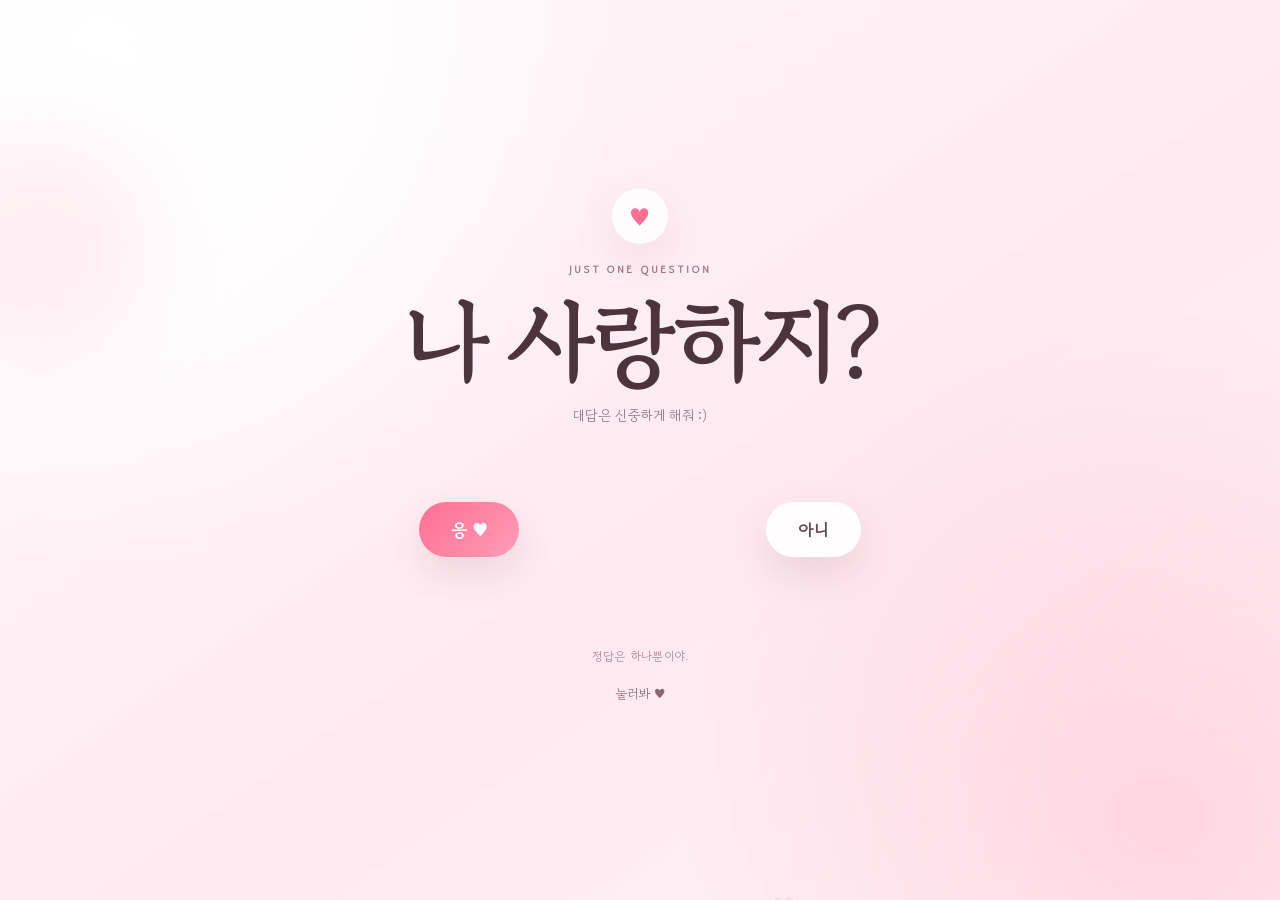
<file: only-you-q8n4m7v2.html>
<!doctype html><html lang="ko"><head><meta charset="utf-8"><meta name="viewport" content="width=device-width,initial-scale=1,viewport-fit=cover"><meta name="theme-color" content="#fff5f8"><meta name="robots" content="noindex,nofollow,noarchive,nosnippet,noimageindex"><meta name="referrer" content="no-referrer"><meta property="og:title" content="너에게만 ♥"><meta property="og:description" content="천천히 봐줘. 너한테 하고 싶은 말이 있어."><title>너에게만 ♥</title><link rel="stylesheet" href="love-v8/style.css?v=8"></head><body><div class="app"><div class="bg"></div><div class="orb o1"></div><div class="orb o2"></div><div class="float" id="float"></div>
<section class="page active"><div class="intro"><div class="heart">♥</div><div class="eyebrow">JUST ONE QUESTION</div><h1>나 사랑하지?</h1><p class="sub">대답은 신중하게 해줘 :)</p><div class="zone" id="zone"><button class="choice" id="yes" disabled>잠깐만 ♥</button><button class="choice" id="no">아니</button><div class="tease" id="tease">정답은 하나뿐이야.</div></div><div class="prep" id="prep">우리 노래 준비 중…</div></div></section>
<section class="page"><div class="glass"><div class="heart">♥</div><div class="eyebrow">I KNEW IT</div><h2>그럴 줄 알았어.</h2><p>사실 이걸 만든 건 정답을 확인하려고 한 게 아니라,<br>너한테 조금 오래 남을 말을<br><b>제대로 해주고 싶어서야.</b></p><div class="now"><div class="bars"><i></i><i></i><i></i></div><span>우리 노래와 같이 천천히 봐줘</span></div></div></section>
<section class="page"><div class="shell center"><div class="eyebrow">WHY I LOVE YOU</div><h2>내가 너를 좋아하는 이유.</h2><p class="sub">다 적으면 끝이 없을 것 같아서, 정말 조금만.</p><div class="reasonGrid"><div class="reason"><div class="n">01</div><h3>네가 웃으면 나도 좋아져서</h3><p>네가 기분 좋게 웃고 있으면 나도 괜히 따라 기분이 좋아져.</p></div><div class="reason"><div class="n">02</div><h3>평범한 순간까지 기억나서</h3><p>대단한 일이 아니어도 너랑 나눈 말, 장난, 표정이 오래 남아.</p></div><div class="reason"><div class="n">03</div><h3>네 앞에서는 편해져서</h3><p>잘 보이려고 애쓰는 순간보다 그냥 나답게 있을 수 있는 시간이 더 좋아.</p></div><div class="reason"><div class="n">04</div><h3>결국 그냥, 너라서</h3><p>이유를 하나씩 붙여도 마지막 답은 똑같더라. 네가 너라서 좋아.</p></div></div><button class="secret" id="secret">여기 한 번 눌러봐 ♥</button><div class="secretText" id="secretText">사실 이거 만들면서 네 사진 진짜 오래 보고 있었어.</div></div></section>
<section class="page"><article class="paper"><div class="tiny">for you, always.</div><h2>사랑하는 너에게.</h2><div class="letter">이걸 만들면서 네 사진을 한참 보고 있었어.
그냥 예뻐서 본 것도 맞는데, 보고 있으니까 우리가 나눈 말들이랑 같이 있었던 순간들이 하나씩 생각나더라.

너를 만나고 나서 알게 된 게 있어.
좋아한다는 건 거창한 순간보다 사소한 순간에서 더 많이 느껴지는 것 같아.
네 연락을 기다리는 것도, 같이 웃었던 얘기를 다시 떠올리는 것도, 아무 이유 없이 네 사진을 보게 되는 것도 다 그런 마음인 것 같아.

항상 완벽하게 잘해주겠다고는 못 하겠지만,
네가 기분 좋은 날에는 제일 크게 같이 웃어주고,
힘든 날에는 굳이 많은 말을 하지 않아도 네 옆에 있어주는 사람이 되고 싶어.

지금까지의 우리도 참 좋았고,
앞으로 같이 만들 시간이 더 기대돼.
사진도, 추억도, 장난도, 평범한 하루도 더 많이 쌓였으면 좋겠어.

내가 너를 좋아하는 마음이
오늘 이 페이지를 보고 있는 네 마음에 조금이라도 닿았으면 좋겠다.

사랑해. 많이.</div><div class="sig">— 너를 많이 좋아하는 사람이 ♥</div></article></section>
<section class="page"><div class="shell center"><div class="eyebrow">OUR LITTLE ALBUM</div><h2>내가 좋아하는 네 모습들.</h2><p class="sub">사진을 볼 때마다 그 순간의 기분까지 같이 기억났으면 좋겠어.</p><div class="album"><figure class="polaroid"><img id="photo1" alt="사진 1"><figcaption class="caption">장난스러운 표정까지 귀여운 날.<br>이런 순간들이 오래 기억났으면 좋겠어.</figcaption></figure><figure class="polaroid"><img id="photo2" alt="사진 2"><figcaption class="caption">그냥 한참 보게 되는 사진.<br>네가 너라서 좋은 순간.</figcaption></figure><figure class="polaroid square"><img id="photo3" alt="사진 3"><figcaption class="caption">햇빛이 예쁘던 날처럼,<br>우리도 오래 따뜻했으면 좋겠어.</figcaption></figure><figure class="polaroid"><img id="photo4" alt="사진 4"><figcaption class="caption">내가 좋아하는 미소.<br>앞으로 더 많이 웃게 해줄게.</figcaption></figure></div></div></section>
<section class="page"><div class="shell center"><div class="eyebrow">OUR SMALL MOMENTS</div><h2>앞으로 채워갈 장면들.</h2><p class="sub">대단한 계획보다 이런 평범한 것들을 오래 같이 하고 싶어.</p><div class="memory"><div>☕<br>아무 계획 없이<br>카페 가기</div><div>🌙<br>밤에 오래<br>산책하기</div><div>📷<br>사진 잔뜩<br>남기기</div><div>✈️<br>우리만의<br>여행 가기</div></div><div class="promiseGrid"><div class="promise"><div class="ico">🤍</div><div><h3>항상 네 편</h3><p>좋은 날엔 제일 크게 웃어주고 힘든 날엔 조용히 옆에 있어주기.</p></div></div><div class="promise"><div class="ico">🍰</div><div><h3>사소한 기념일</h3><p>별거 아닌 날도 우리끼리 의미를 만들어서 오래 기억하기.</p></div></div><div class="promise"><div class="ico">🌷</div><div><h3>잘 표현하기</h3><p>좋아하는 마음을 아끼지 않고 자주 말해주고 보여주기.</p></div></div></div></div></section>
<section class="page"><div class="glass"><div class="eyebrow">ONE MORE QUESTION</div><div class="finalQ">앞으로도<br>내 옆에 있어줄래?</div><button class="finalBtn" id="finalYes">당연하지 ♥</button><div class="finalMsg" id="finalMsg">고마워.<br>지금까지의 우리도 좋지만,<br><b>앞으로의 우리가 더 기대돼.</b><br><br>사랑해. 많이. ♥</div></div></section>
<button class="back" id="back">← 이전</button><button class="next" id="next">→</button><div class="progress" id="progress"></div><button class="musicMini paused" id="musicMini"><span>♫</span><div class="bars"><i></i><i></i><i></i></div><b>our song</b></button><div class="playerHost" id="spotifyHost"></div><div class="fallback" id="fallback"><p>휴대폰이 자동재생을 막았어.<br>이 버튼 한 번만 누르면 사이트 안에서 바로 이어서 재생돼.</p><button id="fallbackPlay">노래 시작하기 ♥</button></div></div><script src="https://open.spotify.com/embed/iframe-api/v1" async></script><script src="love-v8/app.js?v=8"></script></body></html>
</file>
<file: style.css>
:root {
  color-scheme: light;
  --bg: #f7f4ee;
  --surface: #fffaf2;
  --surface-strong: #ffffff;
  --ink: #10131a;
  --muted: #69707d;
  --line: #ded8cb;
  --blue: #175cff;
  --blue-dark: #0e2f78;
  --orange: #ff6b2c;
  --orange-soft: #ffe1d3;
  --charcoal: #171a22;
  --radius: 28px;
  --shadow: 0 24px 70px rgba(16, 19, 26, 0.12);
}

* {
  box-sizing: border-box;
}

html {
  scroll-behavior: smooth;
  scroll-padding-top: 74px;
}

body {
  margin: 0;
  overflow-x: hidden;
  background:
    radial-gradient(circle at 8% 4%, rgba(255, 107, 44, 0.14), transparent 24rem),
    linear-gradient(180deg, #fffaf2 0%, var(--bg) 44%, #f1eee8 100%);
  color: var(--ink);
  font-family: Pretendard, "Noto Sans KR", system-ui, -apple-system, BlinkMacSystemFont, "Segoe UI", sans-serif;
  word-break: keep-all;
}

button,
a {
  -webkit-tap-highlight-color: transparent;
}

a {
  color: inherit;
  text-decoration: none;
}

button {
  font: inherit;
}

img {
  display: block;
  max-width: 100%;
}

h1,
h2,
h3,
p {
  margin-top: 0;
}

.site-header {
  position: sticky;
  top: 0;
  z-index: 50;
  height: 64px;
  background: rgba(247, 244, 238, 0.9);
  border-bottom: 1px solid rgba(16, 19, 26, 0.08);
  backdrop-filter: blur(18px);
}

.nav-shell {
  width: min(100%, 1160px);
  height: 100%;
  margin: 0 auto;
  padding: 0 18px;
  display: flex;
  align-items: center;
  justify-content: space-between;
}

.wordmark {
  display: inline-flex;
  align-items: center;
  gap: 8px;
  color: var(--ink);
  font-size: 15px;
  font-weight: 950;
  letter-spacing: 0.12em;
}

.wordmark::before {
  content: "";
  width: 11px;
  height: 11px;
  border-radius: 50%;
  background: var(--orange);
  box-shadow: 15px 0 0 var(--blue);
}

.menu-button {
  min-width: 54px;
  min-height: 42px;
  padding: 0 12px;
  border: 1px solid rgba(16, 19, 26, 0.14);
  border-radius: 999px;
  background: var(--surface-strong);
  color: var(--ink);
  font-size: 14px;
  font-weight: 900;
  cursor: pointer;
}

.site-nav {
  position: absolute;
  top: 64px;
  left: 12px;
  right: 12px;
  display: none;
  padding: 8px;
  background: rgba(255, 250, 242, 0.98);
  border: 1px solid var(--line);
  border-radius: 20px;
  box-shadow: var(--shadow);
}

.site-nav.is-open {
  display: grid;
}

.site-nav a {
  min-height: 48px;
  display: flex;
  align-items: center;
  padding: 0 14px;
  border-radius: 14px;
  color: var(--ink);
  font-weight: 850;
}

.site-nav a:hover {
  background: var(--orange-soft);
}

.hero {
  position: relative;
  padding: 42px 18px 0;
}

.hero-inner {
  width: min(100%, 1160px);
  margin: 0 auto;
  display: grid;
  gap: 28px;
  align-items: end;
}

.hero-copy {
  padding: 18px 0 0;
}

.hero-label {
  width: fit-content;
  margin-bottom: 18px;
  padding: 8px 12px;
  border: 1px solid rgba(255, 107, 44, 0.32);
  border-radius: 999px;
  background: rgba(255, 107, 44, 0.09);
  color: #b33b0f;
  font-size: 11px;
  font-weight: 950;
  letter-spacing: 0.12em;
  text-transform: uppercase;
}

.hero h1 {
  max-width: 780px;
  margin-bottom: 20px;
  font-size: clamp(46px, 15vw, 104px);
  font-weight: 950;
  letter-spacing: -0.075em;
  line-height: 0.96;
}

.hero-lead {
  max-width: 620px;
  margin-bottom: 28px;
  color: #4f5866;
  font-size: 17px;
  line-height: 1.85;
}

.hero-actions {
  display: grid;
  grid-template-columns: 1fr;
  gap: 10px;
}

.button {
  min-height: 54px;
  display: inline-flex;
  align-items: center;
  justify-content: center;
  padding: 0 22px;
  border: 1px solid transparent;
  border-radius: 999px;
  font-size: 14px;
  font-weight: 950;
  transition: transform 0.18s ease, background 0.18s ease, border-color 0.18s ease;
}

.button:hover {
  transform: translateY(-1px);
}

.button:active {
  transform: scale(0.98);
}

.button-primary {
  background: var(--orange);
  color: #fff;
  box-shadow: 0 16px 34px rgba(255, 107, 44, 0.25);
}

.button-outline {
  border-color: rgba(16, 19, 26, 0.16);
  background: rgba(255, 255, 255, 0.55);
  color: var(--ink);
}

.operator-card {
  position: relative;
  padding: 14px;
  background: var(--charcoal);
  border-radius: 34px;
  color: #fff;
  box-shadow: 0 26px 80px rgba(16, 19, 26, 0.2);
}

.operator-card::before {
  content: "LIVE OPS";
  position: absolute;
  top: 20px;
  left: 22px;
  z-index: 2;
  padding: 7px 10px;
  border-radius: 999px;
  background: rgba(16, 19, 26, 0.68);
  color: #fff;
  font-size: 10px;
  font-weight: 950;
  letter-spacing: 0.14em;
}

.photo-panel {
  position: relative;
  overflow: hidden;
  min-height: 380px;
  border-radius: 24px;
  background:
    linear-gradient(145deg, rgba(23, 92, 255, 0.2), transparent 45%),
    #f0ece4;
}

.photo-panel img {
  width: 100%;
  height: 100%;
  min-height: 380px;
  object-fit: cover;
  object-position: center;
}

.operator-meta {
  padding: 18px 4px 4px;
  display: flex;
  justify-content: space-between;
  gap: 14px;
  align-items: end;
}

.operator-meta p {
  margin: 0;
  color: rgba(255, 255, 255, 0.68);
  font-size: 13px;
}

.operator-meta .profile-name {
  color: #fff;
  font-size: 24px;
  font-weight: 950;
  letter-spacing: -0.04em;
}

.command-strip {
  width: min(calc(100% - 36px), 1160px);
  margin: 26px auto 0;
  padding: 14px;
  display: grid;
  gap: 8px;
  border-top: 1px solid rgba(16, 19, 26, 0.12);
  border-bottom: 1px solid rgba(16, 19, 26, 0.12);
  color: #4d5664;
  font-size: 13px;
}

.command-strip span {
  padding: 11px 12px;
  border-radius: 999px;
  background: rgba(255, 255, 255, 0.7);
  font-weight: 900;
}

.command-strip strong {
  padding: 12px;
  border-radius: 999px;
  background: var(--blue);
  color: #fff;
  font-size: 14px;
  text-align: center;
}

.section {
  width: min(calc(100% - 36px), 1080px);
  margin: 0 auto;
  padding: 78px 0;
}

.section-heading {
  margin-bottom: 30px;
}

.section-heading-split {
  display: grid;
  gap: 14px;
}

.eyebrow {
  margin-bottom: 12px;
  color: var(--orange);
  font-size: 11px;
  font-weight: 950;
  letter-spacing: 0.16em;
  text-transform: uppercase;
}

.section h2,
.contact h2 {
  margin-bottom: 0;
  font-size: clamp(34px, 10vw, 68px);
  font-weight: 950;
  letter-spacing: -0.075em;
  line-height: 1.02;
}

.section-description {
  max-width: 420px;
  margin: 0;
  color: var(--muted);
  font-size: 15px;
  line-height: 1.75;
}

.brief-grid {
  display: grid;
  gap: 12px;
}

.brief-grid article {
  padding: 24px;
  background: var(--surface-strong);
  border: 1px solid rgba(16, 19, 26, 0.08);
  border-radius: var(--radius);
}

.brief-grid span,
.work-grid span {
  display: inline-flex;
  margin-bottom: 32px;
  color: var(--orange);
  font-size: 12px;
  font-weight: 950;
  letter-spacing: 0.12em;
}

.brief-grid h3,
.work-grid h3 {
  margin-bottom: 10px;
  font-size: 21px;
  letter-spacing: -0.04em;
  line-height: 1.35;
}

.brief-grid p,
.work-grid p {
  margin: 0;
  color: var(--muted);
  font-size: 14px;
  line-height: 1.75;
}

.ops-simulator {
  padding-top: 34px;
}

.simulator-panel {
  display: grid;
  gap: 14px;
  padding: 14px;
  background: var(--charcoal);
  border-radius: 28px;
  box-shadow: 0 24px 70px rgba(16, 19, 26, 0.16);
}

.simulator-controls,
.simulator-result {
  border-radius: 20px;
}

.simulator-controls {
  display: grid;
  gap: 12px;
  padding: 18px;
  background: #fff;
}

.range-control {
  display: grid;
  gap: 10px;
  padding: 16px;
  border: 1px solid rgba(16, 19, 26, 0.08);
  border-radius: 16px;
  background: #fffaf2;
}

.range-control span,
.focus-control p,
.result-score span,
.result-grid span {
  margin: 0;
  color: var(--muted);
  font-size: 12px;
  font-weight: 900;
  letter-spacing: 0.06em;
}

.range-control strong {
  color: var(--ink);
  font-size: 24px;
  line-height: 1;
}

.range-control input {
  width: 100%;
  accent-color: var(--orange);
  cursor: pointer;
}

.focus-control {
  display: grid;
  gap: 8px;
  padding: 16px;
  border: 1px solid rgba(16, 19, 26, 0.08);
  border-radius: 16px;
  background: #f7f4ee;
}

.focus-control button {
  min-height: 46px;
  padding: 0 14px;
  border: 1px solid rgba(16, 19, 26, 0.1);
  border-radius: 999px;
  background: #fff;
  color: var(--ink);
  font-size: 14px;
  font-weight: 950;
  cursor: pointer;
  transition: background 0.18s ease, color 0.18s ease, transform 0.18s ease;
}

.focus-control button:hover {
  transform: translateY(-1px);
}

.focus-control button.is-active {
  background: var(--blue);
  color: #fff;
}

.simulator-result {
  display: grid;
  gap: 18px;
  padding: 22px;
  background:
    linear-gradient(135deg, rgba(23, 92, 255, 0.18), transparent 48%),
    #202838;
  color: #fff;
}

.result-score {
  display: flex;
  align-items: end;
  justify-content: space-between;
  gap: 16px;
  padding-bottom: 16px;
  border-bottom: 1px solid rgba(255, 255, 255, 0.12);
}

.result-score span,
.result-grid span {
  color: rgba(255, 255, 255, 0.58);
}

.result-score strong {
  display: inline-flex;
  align-items: end;
  gap: 4px;
  font-size: clamp(54px, 18vw, 96px);
  font-weight: 950;
  letter-spacing: -0.06em;
  line-height: 0.82;
}

.result-score small {
  margin-bottom: 4px;
  font-size: 18px;
  letter-spacing: 0;
  line-height: 1;
}

.result-note {
  margin: -6px 0 0;
  color: rgba(255, 255, 255, 0.58);
  font-size: 13px;
  line-height: 1.65;
}

.result-message {
  margin: 0;
  color: rgba(255, 255, 255, 0.82);
  font-size: 17px;
  font-weight: 800;
  line-height: 1.65;
}

.result-grid {
  display: grid;
  gap: 10px;
}

.result-grid article {
  display: grid;
  gap: 8px;
  padding: 14px;
  border: 1px solid rgba(255, 255, 255, 0.1);
  border-radius: 16px;
  background: rgba(255, 255, 255, 0.06);
}

.result-grid strong {
  font-size: 18px;
  line-height: 1.35;
}

.ops-checklist {
  margin: 0;
  padding: 0;
  display: grid;
  gap: 8px;
  list-style: none;
}

.ops-checklist li {
  position: relative;
  padding: 12px 12px 12px 38px;
  border-radius: 14px;
  background: rgba(255, 255, 255, 0.08);
  color: rgba(255, 255, 255, 0.78);
  font-size: 14px;
  line-height: 1.55;
}

.ops-checklist li::before {
  content: "";
  position: absolute;
  top: 17px;
  left: 16px;
  width: 10px;
  height: 10px;
  border-radius: 50%;
  background: var(--orange);
  box-shadow: 0 0 0 4px rgba(255, 107, 44, 0.16);
}

.accordion {
  display: grid;
  gap: 10px;
}

.accordion-item {
  overflow: hidden;
  background: var(--charcoal);
  border: 1px solid rgba(255, 255, 255, 0.08);
  border-radius: 20px;
  color: #fff;
}

.accordion-item h3 {
  margin: 0;
}

.accordion-item button {
  width: 100%;
  min-height: 72px;
  padding: 0 18px;
  display: grid;
  grid-template-columns: 42px 1fr 32px;
  align-items: center;
  gap: 10px;
  text-align: left;
  border: 0;
  background: transparent;
  color: #fff;
  font-size: 17px;
  font-weight: 950;
  cursor: pointer;
}

.accordion-item .index {
  color: var(--orange);
  font-size: 12px;
  letter-spacing: 0.12em;
}

.accordion-item .toggle {
  width: 32px;
  height: 32px;
  display: grid;
  place-items: center;
  border: 1px solid rgba(255, 255, 255, 0.18);
  border-radius: 50%;
  color: #fff;
}

.accordion-panel {
  padding: 0 20px 22px 70px;
}

.accordion-panel p {
  max-width: 620px;
  margin: 0;
  color: rgba(255, 255, 255, 0.68);
  font-size: 14px;
  line-height: 1.8;
}

.accordion-item.is-open {
  background: linear-gradient(135deg, #171a22, #202838);
  border-color: rgba(255, 107, 44, 0.44);
}

.work {
  padding-top: 34px;
}

.work-grid {
  display: grid;
  gap: 1px;
  overflow: hidden;
  border: 1px solid rgba(16, 19, 26, 0.08);
  border-radius: var(--radius);
  background: rgba(16, 19, 26, 0.08);
}

.work-grid article {
  min-height: 220px;
  padding: 24px;
  background: var(--surface-strong);
}

.work-grid article:nth-child(2) {
  background: var(--orange);
  color: #fff;
}

.work-grid article:nth-child(2) span,
.work-grid article:nth-child(2) p {
  color: rgba(255, 255, 255, 0.82);
}

.contact {
  padding: 78px 18px;
}

.contact-inner {
  width: min(100%, 1080px);
  margin: 0 auto;
  padding: 36px 22px;
  display: grid;
  gap: 18px;
  background: var(--charcoal);
  border-radius: 34px;
  color: #fff;
}

.contact .eyebrow {
  color: #ffb08c;
}

.contact p:not(.eyebrow) {
  max-width: 560px;
  margin: 0;
  color: rgba(255, 255, 255, 0.68);
  font-size: 15px;
  line-height: 1.8;
}

.contact .button {
  width: min(100%, 280px);
}

footer {
  padding: 34px 20px 92px;
  text-align: center;
  background: #10131a;
  color: rgba(255, 255, 255, 0.58);
  font-size: 12px;
}

footer p {
  margin-bottom: 7px;
}

.footer-link {
  color: rgba(255, 255, 255, 0.78);
  font-size: 17px;
  font-weight: 850;
}

.footer-link:hover {
  color: #fff;
}

.copyright {
  color: rgba(255, 255, 255, 0.35);
}

.top-button {
  position: fixed;
  right: 16px;
  bottom: 16px;
  z-index: 40;
  min-width: 52px;
  min-height: 52px;
  padding: 0 12px;
  border: 0;
  border-radius: 50%;
  background: var(--orange);
  color: #fff;
  font-size: 12px;
  font-weight: 950;
  box-shadow: 0 12px 28px rgba(255, 107, 44, 0.28);
  cursor: pointer;
  opacity: 0;
  visibility: hidden;
  transform: translateY(8px);
  transition: 0.2s ease;
}

.top-button.is-visible {
  opacity: 1;
  visibility: visible;
  transform: translateY(0);
}

:focus-visible {
  outline: 3px solid rgba(23, 92, 255, 0.75);
  outline-offset: 3px;
}

@media (prefers-reduced-motion: reduce) {
  html {
    scroll-behavior: auto;
  }

  *,
  *::before,
  *::after {
    transition-duration: 0.01ms !important;
    animation-duration: 0.01ms !important;
  }
}

@media (min-width: 520px) {
  .hero-actions {
    max-width: 440px;
    grid-template-columns: 1fr 1fr;
  }

  .command-strip {
    grid-template-columns: repeat(3, 1fr);
  }

  .command-strip strong {
    grid-column: 1 / -1;
  }
}

@media (min-width: 760px) {
  .site-header {
    height: 72px;
  }

  .nav-shell {
    padding: 0 28px;
  }

  .menu-button {
    display: none;
  }

  .site-nav {
    position: static;
    display: flex;
    gap: 6px;
    padding: 0;
    background: transparent;
    border: 0;
    border-radius: 0;
    box-shadow: none;
  }

  .site-nav a {
    min-height: 42px;
    padding: 0 12px;
    color: #535c69;
    font-size: 13px;
  }

  .hero {
    padding: 76px 28px 0;
  }

  .hero-inner {
    grid-template-columns: minmax(0, 1.15fr) minmax(300px, 0.85fr);
  }

  .operator-card {
    align-self: stretch;
  }

  .photo-panel,
  .photo-panel img {
    min-height: 520px;
  }

  .photo-panel img {
    padding: 0;
  }

  .command-strip {
    margin-top: 38px;
    grid-template-columns: 0.65fr 0.65fr 0.65fr 1.4fr;
  }

  .command-strip strong {
    grid-column: auto;
  }

  .section {
    padding: 108px 0;
  }

  .section-heading-split {
    grid-template-columns: 1fr auto;
    align-items: end;
  }

  .brief-grid {
    grid-template-columns: repeat(3, 1fr);
  }

  .simulator-panel {
    grid-template-columns: minmax(280px, 0.8fr) minmax(0, 1.2fr);
    padding: 16px;
  }

  .simulator-controls,
  .simulator-result {
    padding: 24px;
  }

  .focus-control {
    grid-template-columns: repeat(3, 1fr);
  }

  .focus-control p {
    grid-column: 1 / -1;
  }

  .result-grid {
    grid-template-columns: repeat(2, 1fr);
  }

  .work-grid {
    grid-template-columns: repeat(2, 1fr);
  }

  .contact-inner {
    padding: 54px;
    grid-template-columns: 1fr auto;
    align-items: end;
  }

  .contact-inner h2,
  .contact-inner p {
    grid-column: 1;
  }

  .contact-inner .button {
    grid-column: 2;
    grid-row: 2 / 4;
  }
}

@media (min-width: 1080px) {
  .work-grid {
    grid-template-columns: repeat(3, 1fr);
  }
}
</file>
<file: love-v8/style.css>
@import url('https://fonts.googleapis.com/css2?family=Gowun+Batang:wght@400;700&family=Gowun+Dodum&display=swap');
:root{--r:#ff6e93;--r2:#ff9db7;--ink:#4c333c;--sub:#98717c;--paper:#fffdf9}*{box-sizing:border-box;-webkit-tap-highlight-color:transparent}html,body{margin:0;width:100%;height:100%;overflow:hidden}body{font-family:'Gowun Dodum',sans-serif;color:var(--ink);background:#fff7f9}button{font:inherit}.app{position:relative;width:100%;height:100dvh;overflow:hidden;isolation:isolate}.bg{position:fixed;inset:0;z-index:-4;background:radial-gradient(circle at 8% 6%,#fff 0,rgba(255,255,255,.84) 18%,transparent 36%),radial-gradient(circle at 92% 90%,rgba(255,128,164,.25),transparent 35%),linear-gradient(145deg,#fffafb,#ffe9f0 58%,#fff4f7)}.orb{position:fixed;border-radius:50%;filter:blur(45px);z-index:-3;opacity:.28;animation:drift 9s ease-in-out infinite alternate}.o1{width:220px;height:220px;background:#ffc4d5;left:-70px;top:15%}.o2{width:260px;height:260px;background:#ffe1e9;right:-80px;bottom:8%;animation-delay:-4s}@keyframes drift{to{transform:translate(26px,-20px) scale(1.08)}}.float{position:fixed;inset:0;pointer-events:none;z-index:-2;overflow:hidden}.fh{position:absolute;bottom:-30px;color:rgba(255,99,140,.13);animation:rise linear infinite}@keyframes rise{0%{transform:translateY(0) rotate(0);opacity:0}10%{opacity:1}100%{transform:translateY(-118vh) rotate(40deg);opacity:0}}.page{position:absolute;inset:0;padding:17px;display:flex;align-items:center;justify-content:center;opacity:0;pointer-events:none;transform:translateX(34px) scale(.985);transition:opacity .52s,transform .52s}.page.active{opacity:1;pointer-events:auto;transform:none}.page.exit{opacity:0;transform:translateX(-34px) scale(.985)}.shell{width:min(950px,100%);max-height:90dvh;overflow:auto;padding:10px 7px 86px;scrollbar-width:none}.shell::-webkit-scrollbar,.paper::-webkit-scrollbar{display:none}.center{text-align:center}.eyebrow{font-size:10px;letter-spacing:.27em;color:var(--sub);font-weight:700;margin-bottom:16px}h1,h2,h3{font-family:'Gowun Batang',serif}h1{font-size:clamp(50px,12vw,94px);line-height:1.02;letter-spacing:-.055em;margin:0;font-weight:700}h2{font-size:clamp(35px,7.3vw,61px);line-height:1.18;letter-spacing:-.04em;margin:0 0 12px}.sub{font-size:14px;color:var(--sub);line-height:1.8}.intro{width:min(720px,100%);text-align:center}.heart{width:56px;height:56px;margin:0 auto 18px;border-radius:50%;display:grid;place-items:center;background:rgba(255,255,255,.77);box-shadow:0 14px 44px rgba(148,72,97,.12);font-size:24px;color:var(--r);animation:beat 1.45s infinite}@keyframes beat{50%{transform:scale(1.08)}}.zone{position:relative;width:min(490px,92vw);height:220px;margin:25px auto 0}.choice{position:absolute;top:48px;border:0;border-radius:999px;padding:15px 32px;font-size:17px;font-weight:700;box-shadow:0 15px 38px rgba(116,63,81,.13);cursor:pointer}#yes{left:24px;background:linear-gradient(135deg,var(--r),var(--r2));color:#fff;overflow:hidden}#yes:before{content:"";position:absolute;inset:-50% auto -50% -70%;width:45%;background:linear-gradient(90deg,transparent,rgba(255,255,255,.52),transparent);transform:rotate(16deg);animation:shine 2.7s infinite}@keyframes shine{60%,100%{left:140%}}#yes:disabled{opacity:.58;cursor:wait}#no{right:24px;background:rgba(255,255,255,.9);color:#654952;transition:left .13s,top .13s}.tease{position:absolute;left:0;right:0;bottom:10px;color:#ad8994;font-size:12px}.prep{height:28px;margin-top:10px;font-family:'Gowun Batang',serif;font-size:13px;color:#8e6672}.glass{width:min(740px,95vw);padding:clamp(36px,7vw,70px);border-radius:34px;background:rgba(255,255,255,.68);border:1px solid rgba(255,255,255,.92);backdrop-filter:blur(21px);box-shadow:0 30px 92px rgba(111,64,77,.15);text-align:center}.glass p{font-family:'Gowun Batang',serif;line-height:2;font-size:clamp(17px,3.6vw,22px);color:#73555f}.now{display:inline-flex;align-items:center;gap:8px;margin-top:14px;padding:8px 12px;border-radius:999px;background:rgba(255,255,255,.76);font-size:11px;color:#805e68}.bars{display:flex;align-items:flex-end;gap:2px;height:12px}.bars i{display:block;width:2px;height:4px;border-radius:2px;background:var(--r);animation:eq .7s ease-in-out infinite alternate}.bars i:nth-child(2){animation-delay:.16s}.bars i:nth-child(3){animation-delay:.32s}@keyframes eq{to{height:12px}}.reasonGrid{display:grid;grid-template-columns:repeat(2,1fr);gap:14px;margin-top:26px}.reason{background:rgba(255,255,255,.69);border:1px solid rgba(255,255,255,.92);border-radius:26px;padding:24px 22px;text-align:left;box-shadow:0 13px 38px rgba(100,60,70,.07)}.reason .n{font-size:11px;letter-spacing:.18em;color:var(--r);font-weight:700}.reason h3{font-size:22px;margin:8px 0 7px}.reason p{font-size:14px;line-height:1.73;color:#82636d;margin:0}.secret{margin-top:19px;border:1px solid rgba(255,111,145,.2);background:rgba(255,255,255,.68);border-radius:999px;padding:11px 18px;color:#8b6470;font-size:13px}.secretText{height:0;opacity:0;overflow:hidden;transition:.55s;font-family:'Gowun Batang',serif;color:#77535f}.secretText.show{height:64px;opacity:1;padding-top:17px}.paper{position:relative;width:min(710px,95vw);height:min(79dvh,760px);overflow:auto;background:var(--paper);border-radius:17px;padding:clamp(38px,6vw,66px);box-shadow:0 31px 94px rgba(111,64,77,.17);scrollbar-width:none}.paper:before{content:"";position:absolute;inset:16px;border:1px solid rgba(145,100,109,.12);border-radius:10px;pointer-events:none}.paper:after{content:"♥";position:absolute;right:31px;top:24px;color:rgba(255,111,145,.2);font-size:28px}.tiny{font-family:'Gowun Batang',serif;font-size:13px;color:#aa8992;margin-bottom:18px;font-style:italic}.letter{white-space:pre-wrap;font-family:'Gowun Batang',serif;line-height:2.09;font-size:clamp(16px,3vw,19px);color:#574047}.sig{text-align:right;margin-top:36px;font-family:'Gowun Batang',serif;color:#886670}.album{display:grid;grid-template-columns:repeat(2,minmax(0,1fr));gap:20px;margin:28px auto 0;max-width:780px;align-items:start}.polaroid{margin:0;background:#fff;padding:10px 10px 18px;border-radius:15px;box-shadow:0 18px 48px rgba(83,52,60,.14)}.polaroid:nth-child(2n){transform:rotate(1deg);margin-top:25px}.polaroid:nth-child(2n+1){transform:rotate(-.8deg)}.polaroid img{display:block;width:100%;aspect-ratio:3/4;object-fit:cover;border-radius:9px;background:#f5ecef}.polaroid.square img{aspect-ratio:1/1}.caption{font-family:'Gowun Batang',serif;margin-top:13px;color:#75565f;font-size:13px;line-height:1.6}.memory{display:grid;grid-template-columns:repeat(4,1fr);gap:10px;margin-top:22px}.memory div{background:rgba(255,255,255,.67);border:1px solid rgba(255,255,255,.9);border-radius:20px;padding:17px 12px;font-family:'Gowun Batang',serif;font-size:13px;line-height:1.55;color:#775963}.promiseGrid{display:grid;grid-template-columns:repeat(3,1fr);gap:14px;margin-top:24px}.promise{min-height:210px;text-align:left;display:flex;flex-direction:column;justify-content:space-between;background:rgba(255,255,255,.69);border:1px solid rgba(255,255,255,.92);border-radius:26px;padding:24px;box-shadow:0 13px 36px rgba(100,60,70,.07)}.ico{font-size:30px}.promise h3{font-size:21px;margin:8px 0}.promise p{font-size:14px;line-height:1.72;color:#82636d;margin:0}.finalQ{font-family:'Gowun Batang',serif;font-size:clamp(31px,7vw,59px);line-height:1.35;margin:8px 0 26px}.finalBtn{border:0;border-radius:999px;padding:15px 31px;background:linear-gradient(135deg,var(--r),var(--r2));color:#fff;font-weight:700;font-size:17px;box-shadow:0 15px 36px rgba(255,111,145,.3)}.finalMsg{max-height:0;opacity:0;overflow:hidden;transition:.75s;font-family:'Gowun Batang',serif;font-size:18px;line-height:1.95;color:#74545e}.finalMsg.show{max-height:320px;opacity:1;margin-top:28px}.next{position:fixed;right:14px;top:50%;transform:translateY(-50%) scale(.88);width:56px;height:56px;border:1px solid rgba(255,111,145,.22);border-radius:50%;background:rgba(255,255,255,.81);backdrop-filter:blur(14px);box-shadow:0 14px 36px rgba(100,60,70,.13);color:var(--r);font-size:25px;display:grid;place-items:center;opacity:0;pointer-events:none;transition:.32s;z-index:30}.next.show{opacity:1;pointer-events:auto;transform:translateY(-50%) scale(1)}.back{position:fixed;left:14px;top:max(18px,env(safe-area-inset-top));border:0;background:transparent;color:#a98790;font-size:13px;opacity:0;pointer-events:none;z-index:30}.back.show{opacity:.9;pointer-events:auto}.progress{position:fixed;left:50%;bottom:max(16px,env(safe-area-inset-bottom));transform:translateX(-50%);display:flex;gap:7px;opacity:0;z-index:30}.progress.show{opacity:1}.dot{width:6px;height:6px;border-radius:50%;background:rgba(112,77,87,.18);transition:.3s}.dot.on{width:21px;border-radius:999px;background:rgba(255,111,145,.78)}.musicMini{position:fixed;left:12px;bottom:max(13px,env(safe-area-inset-bottom));z-index:42;display:flex;align-items:center;gap:8px;border:0;border-radius:999px;padding:9px 12px;background:rgba(42,32,36,.93);color:#fff;box-shadow:0 13px 35px rgba(0,0,0,.17);opacity:0;pointer-events:none;transform:translateY(12px);transition:.35s}.musicMini.show{opacity:1;pointer-events:auto;transform:none}.musicMini.paused .bars i{animation:none;height:3px}.musicMini span,.musicMini b{font-size:11px}.playerHost{position:fixed;left:-8px;bottom:-175px;width:320px;height:152px;opacity:.01;pointer-events:none;z-index:-1}.fallback{position:fixed;left:50%;bottom:76px;transform:translate(-50%,18px);width:min(365px,calc(100vw - 28px));padding:15px 17px;border-radius:21px;background:rgba(255,255,255,.97);box-shadow:0 22px 62px rgba(74,43,52,.21);text-align:center;z-index:44;opacity:0;pointer-events:none;transition:.35s}.fallback.show{opacity:1;pointer-events:auto;transform:translate(-50%,0)}.fallback p{margin:0 0 10px;font-size:12px;color:#80616a;line-height:1.6}.fallback button{border:0;border-radius:999px;background:linear-gradient(135deg,var(--r),var(--r2));color:#fff;padding:10px 16px;font-weight:700}.burst{position:fixed;left:50%;top:50%;z-index:90;pointer-events:none}.burst i{position:absolute;font-style:normal;font-size:18px;color:rgba(255,111,145,.92);animation:burst .95s ease-out forwards}@keyframes burst{to{transform:translate(var(--x),var(--y)) rotate(var(--r));opacity:0}}@media(max-width:720px){.page{padding:16px}.reasonGrid,.promiseGrid{grid-template-columns:1fr}.promise{min-height:auto}.album{grid-template-columns:1fr;max-width:340px;gap:24px}.polaroid,.polaroid:nth-child(2n),.polaroid:nth-child(2n+1){margin-top:0;transform:none}.memory{grid-template-columns:repeat(2,1fr)}.next{right:10px;width:52px;height:52px}.paper{height:80dvh}.shell{max-height:91dvh}.musicMini{left:10px;padding:8px 10px}.musicMini span{display:none}}
</file>
